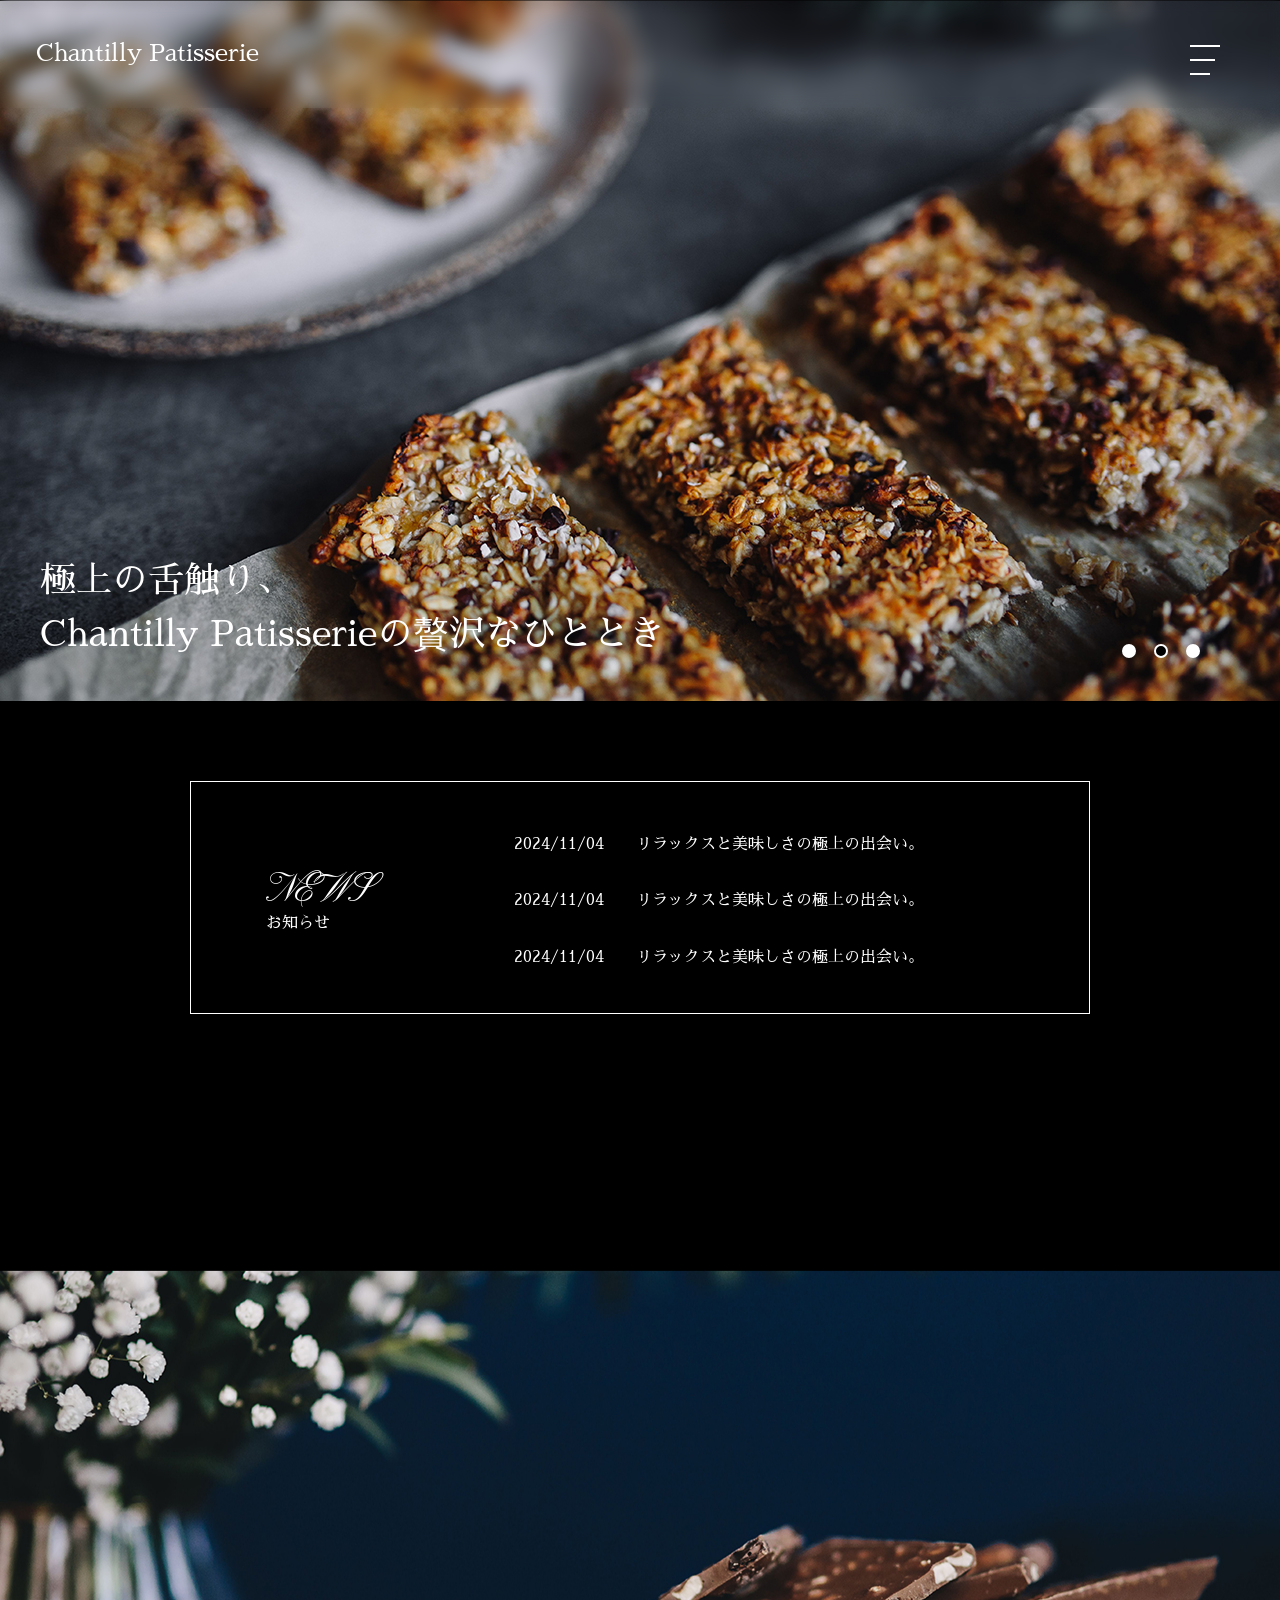
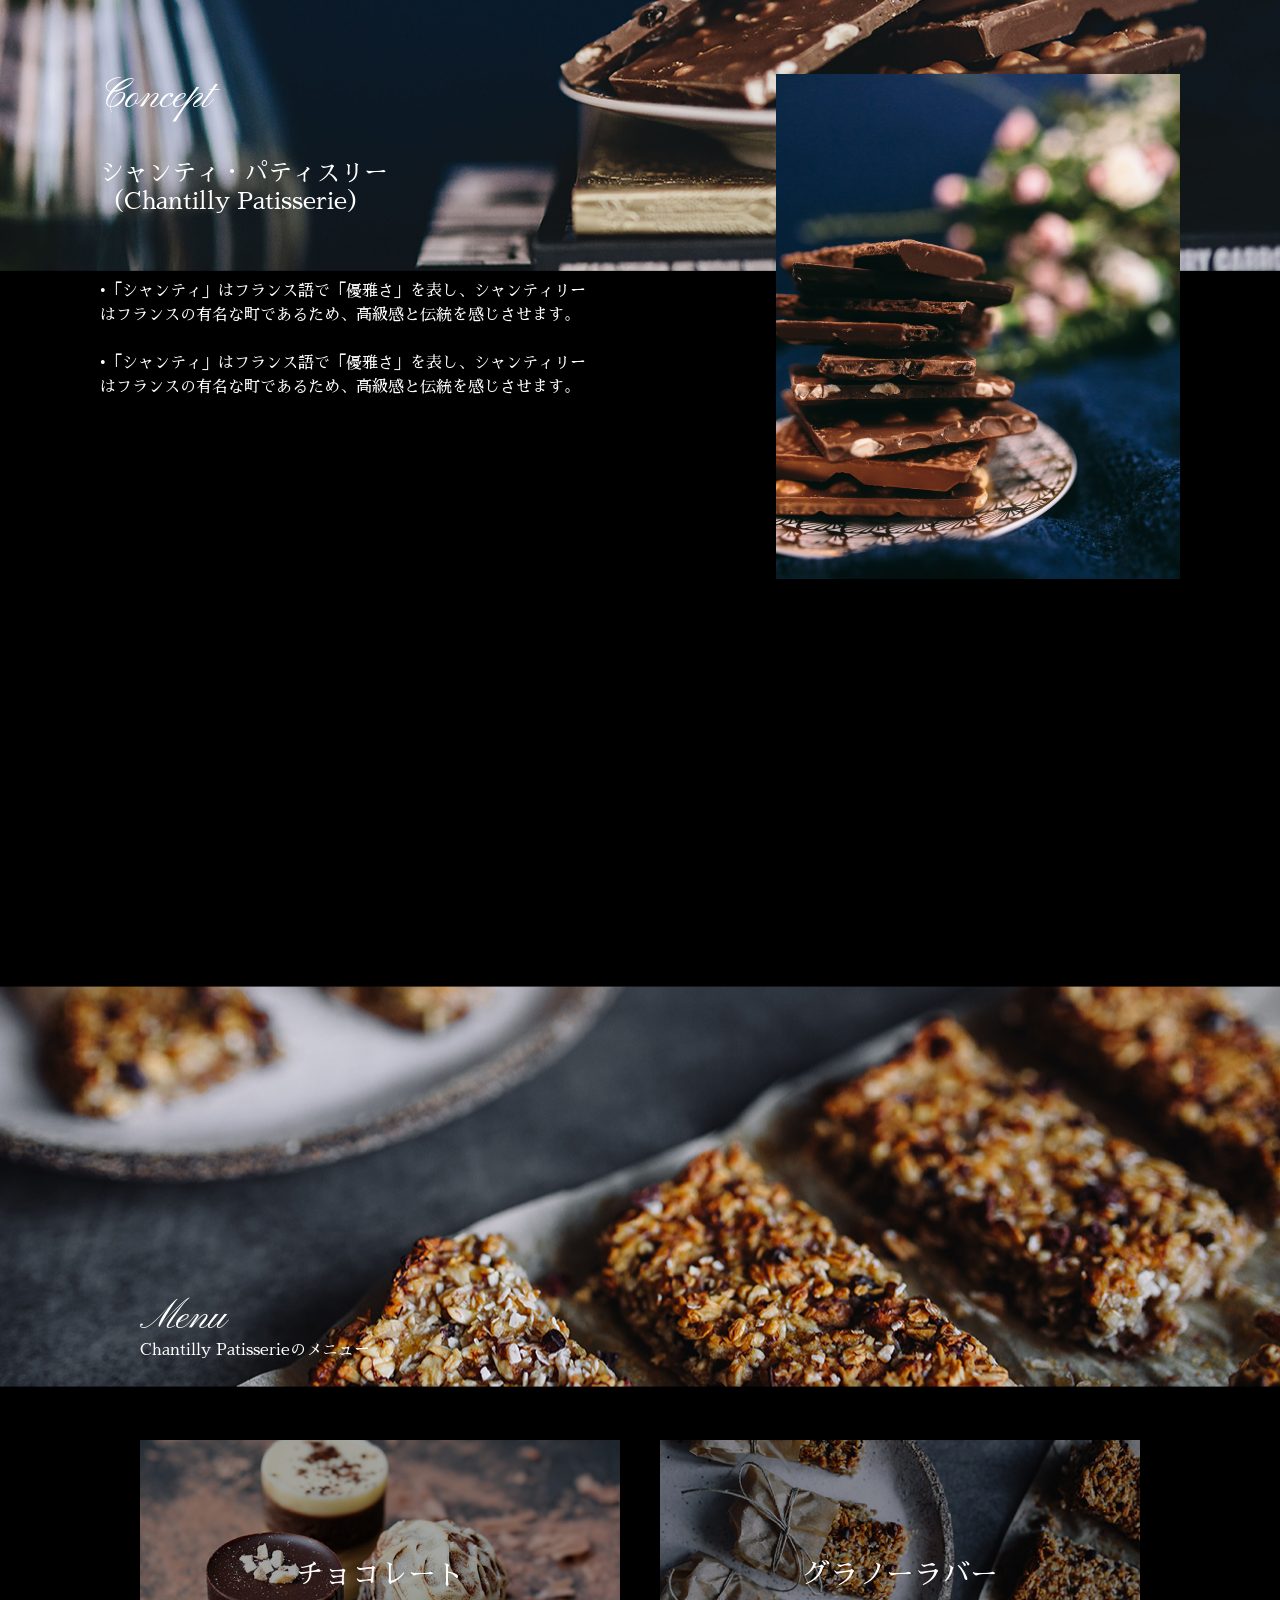
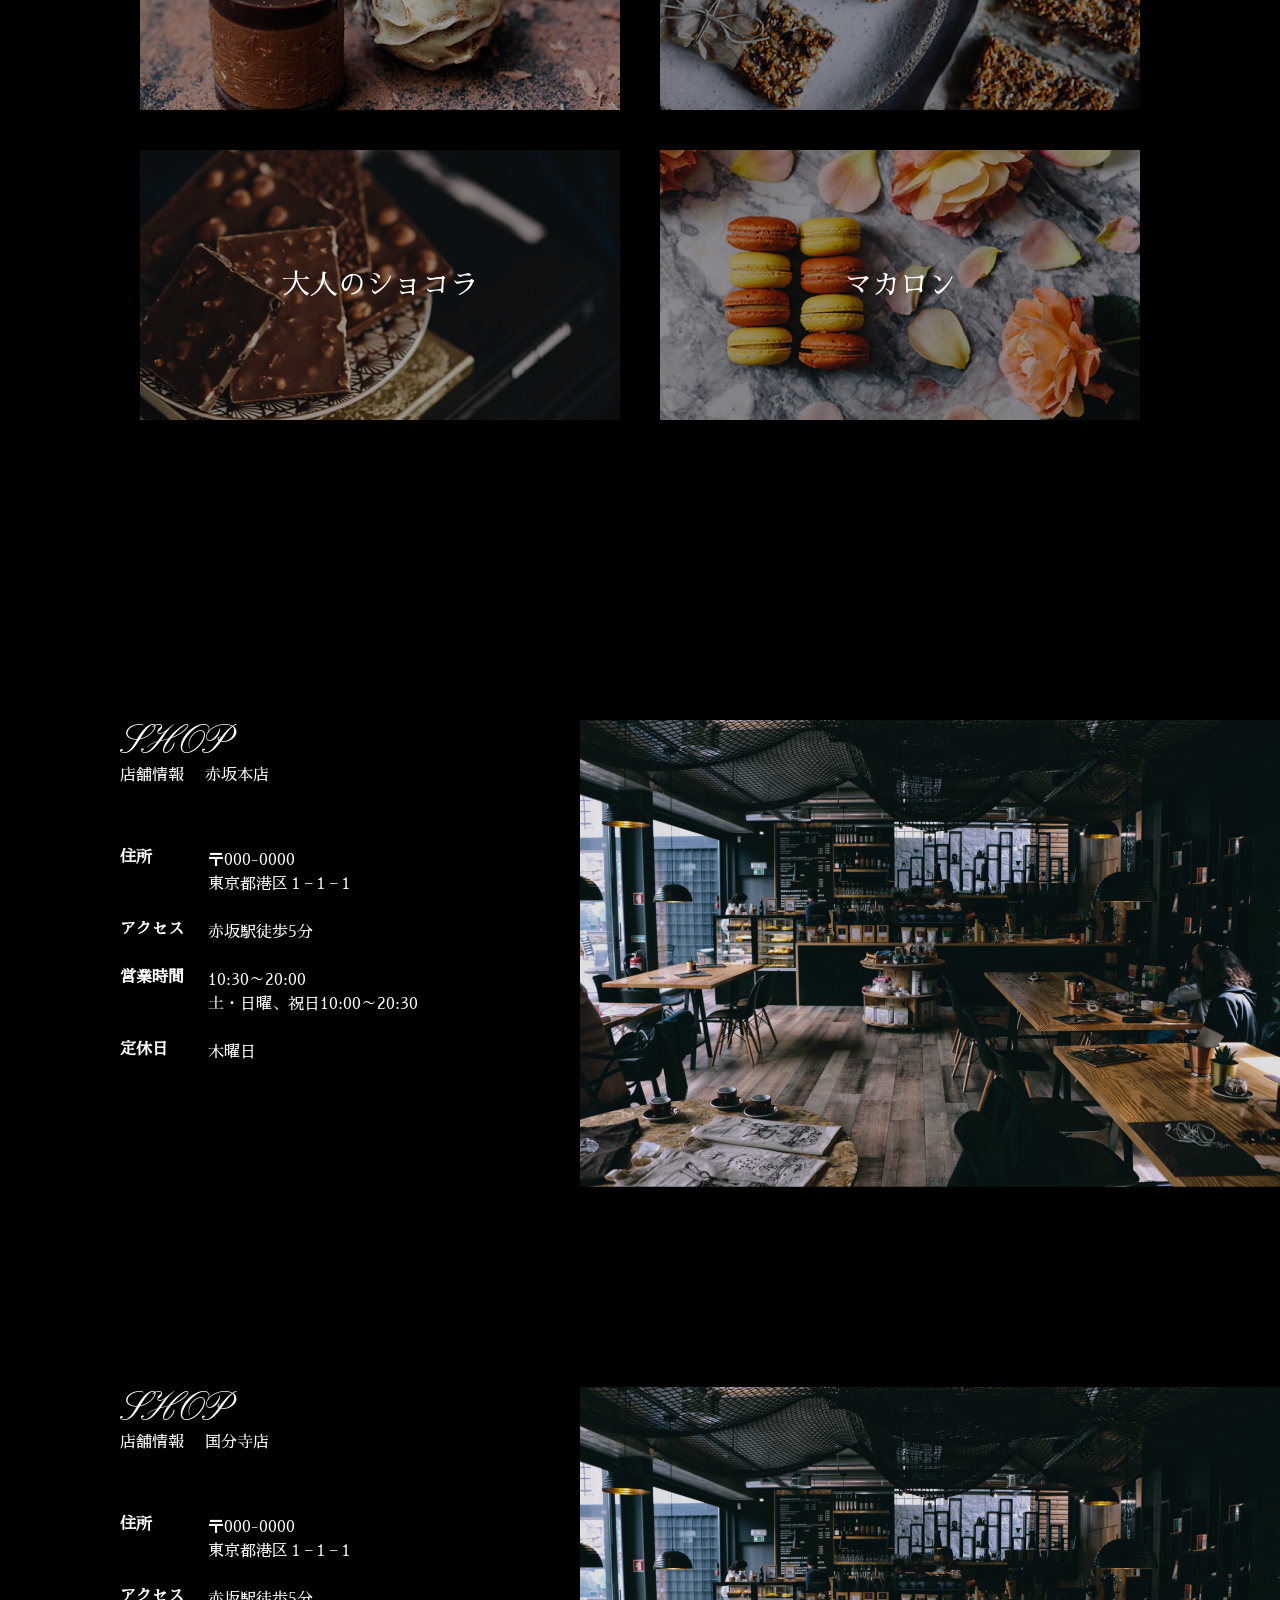
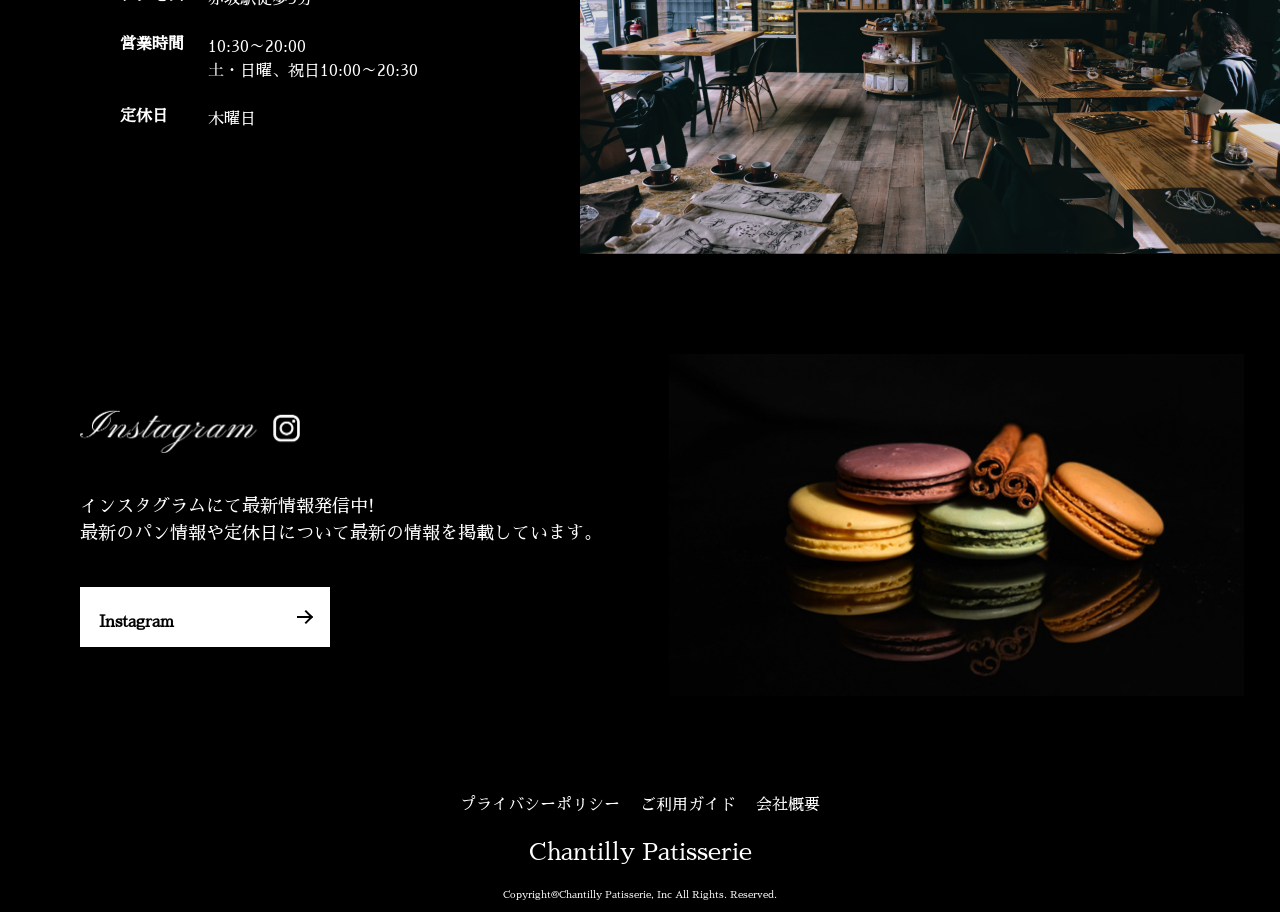
<file: index.html>
<!DOCTYPE html>
<html lang="ja">
  <head>
    <meta charset="UTF-8" />
    <meta name="viewport" content="width=device-width, initial-scale=1.0" />
    <title>仮想スイーツショップ</title>

    <!-- ▼favicon -->
    <!-- <link rel="icon" href=""> -->

    <link rel="preconnect" href="https://fonts.googleapis.com" />
    <link rel="preconnect" href="https://fonts.gstatic.com" crossorigin />
    <link
      href="https://fonts.googleapis.com/css2?family=Noto+Sans+JP:wght@100..900&family=Sawarabi+Mincho&display=swap"
      rel="stylesheet"
    />

    <link rel="preconnect" href="https://fonts.googleapis.com" />
    <link rel="preconnect" href="https://fonts.gstatic.com" crossorigin />
    <link
      href="https://fonts.googleapis.com/css2?family=Noto+Sans+JP:wght@100..900&family=Pinyon+Script&family=Sawarabi+Mincho&display=swap"
      rel="stylesheet"
    />

    <!-- ▼CSS読み込み -->
    <link rel="stylesheet" href="./css/reset.css">
    <link rel="stylesheet" href="./css/slick.css">
    <link rel="stylesheet" href="./css/common.css">
    <link rel="stylesheet" href="./css/style.css">
    <link rel="stylesheet" href="./css/animation.css">

    <!-- ▼script読み込み -->
    <script src="./js/jquery-3.7.1.min.js"></script>
    <script src="./js/slick.min.js"></script>
    <script src="./js/script.js"></script>
  </head>

  <body>
    <!-- ▼header -->
    <header>
      <div class="header">
        <div class="header_inner">
          <div class="logo">
            <a href="./index.html"> Chantilly Patisserie </a>
          </div>

          <div class="hamburger">
            <span class="hamburger__span"></span>
          </div>
          <nav class="header__nav">
            <ul class="header__list">
              <li class="header__item"><a href="index.html">ABOUT</a></li>
              <li class="header__item"><a href="menu1.html">MENU</a></li>
              <li class="header__item"><a href="common.html">ACCESS</a></li>
              <li class="header__item"><a href="common.html">CONTACT</a></li>
            </ul>
          </nav>
        </div>
      </div>
      <!-- ▼mainvisual_slideshow -->
      <div class="slide-wrapper">
        <div class="mainvisual">
          <div class="mainvisual-text">
            <h1>
              極上の舌触り、<br />
              Chantilly Patisserieの贅沢なひととき
            </h1>
          </div>
          <div id="slide" class="slide">
            <picture>
              <source
                srcset="./images/sp/mv-sp01.png"
                media="(max-width: 391px)"
              />
              <img src="./images/main/mv-pc01.png" alt="チョコレートの画像" />
            </picture>
            <picture>
              <source
                srcset="./images/sp/mv-sp02.png"
                media="(max-width: 391px)"
              />
              <img src="./images/main/mv-pc02.png" alt="グラノーラバーの画像" />
            </picture>
            <picture>
              <source
                srcset="./images/sp/mv-sp03.png"
                media="(max-width: 391px)"
              />
              <img src="./images/main/mv-pc03.png" alt="マカロンと花の画像" />
            </picture>
          </div>
        </div>
      </div>
    </header>

    <main>
      <!-- ▼ニュース -->
      <section class="news">
        <div class="news__inner">
          <div class="news__contents">
            <h2 class="heading__h2">NEWS<span>お知らせ</span></h2>
            <ul class="news__list">
              <li class="news__item">
                <a href="index.html">
                  <time datetime="">2024/11/04</time>
                  <p class="news__text">リラックスと美味しさの極上の出会い。</p>
                </a>
              </li>
              <li class="news__item">
                <a href="index.html">
                  <time datetime="">2024/11/04</time>
                  <p class="news__text">リラックスと美味しさの極上の出会い。</p>
                </a>
              </li>
              <li class="news__item">
                <a href="index.html">
                  <time datetime="">2024/11/04</time>
                  <p class="news__text">リラックスと美味しさの極上の出会い。</p>
                </a>
              </li>
            </ul>
          </div>
        </div>
        <div class="sub_img">
          <img
            class="pc-only"
            src="./images/main/kaboompics_chocolate-and-books-4145 2.png"
            alt="花瓶に入った花とチョコレートの画像"
          />
          <img
            class="sp-only"
            src="./images/sp/kaboompics_chocolate-and-books-4145 3.png"
            alt="花瓶に入った花とチョコレートの画像"
          />
        </div>
      </section>
      <!-- ▼コンセプト -->
      <section class="Concept">
        <div class="Concept_inner">
          <div class="Concept_contents">
            <div class="Concept_text">
              <h3 class="heading__h3">Concept</h3>
              <span
                >シャンティ・パティスリー<br />
                （Chantilly Patisserie）</span
              >
              <p>
                &bull;「シャンティ」はフランス語で「優雅さ」を表し、シャンティリーはフランスの有名な町であるため、高級感と伝統を感じさせます。
              </p>
              <p>
                &bull;「シャンティ」はフランス語で「優雅さ」を表し、シャンティリーはフランスの有名な町であるため、高級感と伝統を感じさせます。
              </p>
            </div>
            <div class="Concept_img">
              <img
                src="./images/main/kaboompics_close-up-a-nut-chocolate-bar-4156 1.png"
                alt="チョコレートとぼやけた花の画像"
              />
            </div>
          </div>
        </div>
        <div class="sub_img">
          <img
            class="pc-only"
            src="./images/main/kaboompics_a-healthy-granola-peanut-snack-bar-5071 1.png"
            alt="グラノーラバーの画像"
          />
          <img
            class="sp-only"
            src="./images/sp/kaboompics_a-healthy-granola-peanut-snack-bar-5072 1.png"
            alt="グラノーラバーの画像"
          />
        </div>
      </section>
      <!-- ▼メニュー -->
      <section class="menu">
        <div class="menu_inner">
          <h2 class="heading__h2">
            Menu<span>Chantilly Patisserieのメニュー</span>
          </h2>
          <div class="menu_contents">
            <ul class="menu_list">
              <li class="menu_item">
                <a href="menu1.html?tab=chocolate">
                  <img
                    src="images/main/menu_chocolate.png"
                    alt="チョコレートの画像"
                  />
                  <p class="menu_text">チョコレート</p>
                </a>
              </li>
              <li class="menu_item">
                <a href="menu1.html?tab=granola">
                  <img
                    src="images/main/グラノーラバー.png"
                    alt="グラノーラバーの画像"
                  />
                  <p class="menu_text">グラノーラバー</p>
                </a>
              </li>
              <li class="menu_item">
                <a href="menu1.html?tab=adult-choco">
                  <img
                    src="images/main/大人のショコラ.png"
                    alt="大人のショコラの画像"
                  />
                  <p class="menu_text">大人のショコラ</p>
                </a>
              </li>
              <li class="menu_item">
                <a href="menu1.html?tab=macaron">
                  <img src="images/main/マカロン.png" alt="マカロンの画像" />
                  <p class="menu_text">マカロン</p>
                </a>
              </li>
            </ul>
          </div>
        </div>
      </section>
      <!-- ▼common -->
      <section id="common"></section>
      <script>
        $("#common").load("common.html");
      </script>
    </main>
    <script src="./js/animation.js"></script>
  </body>
</html>
</file>
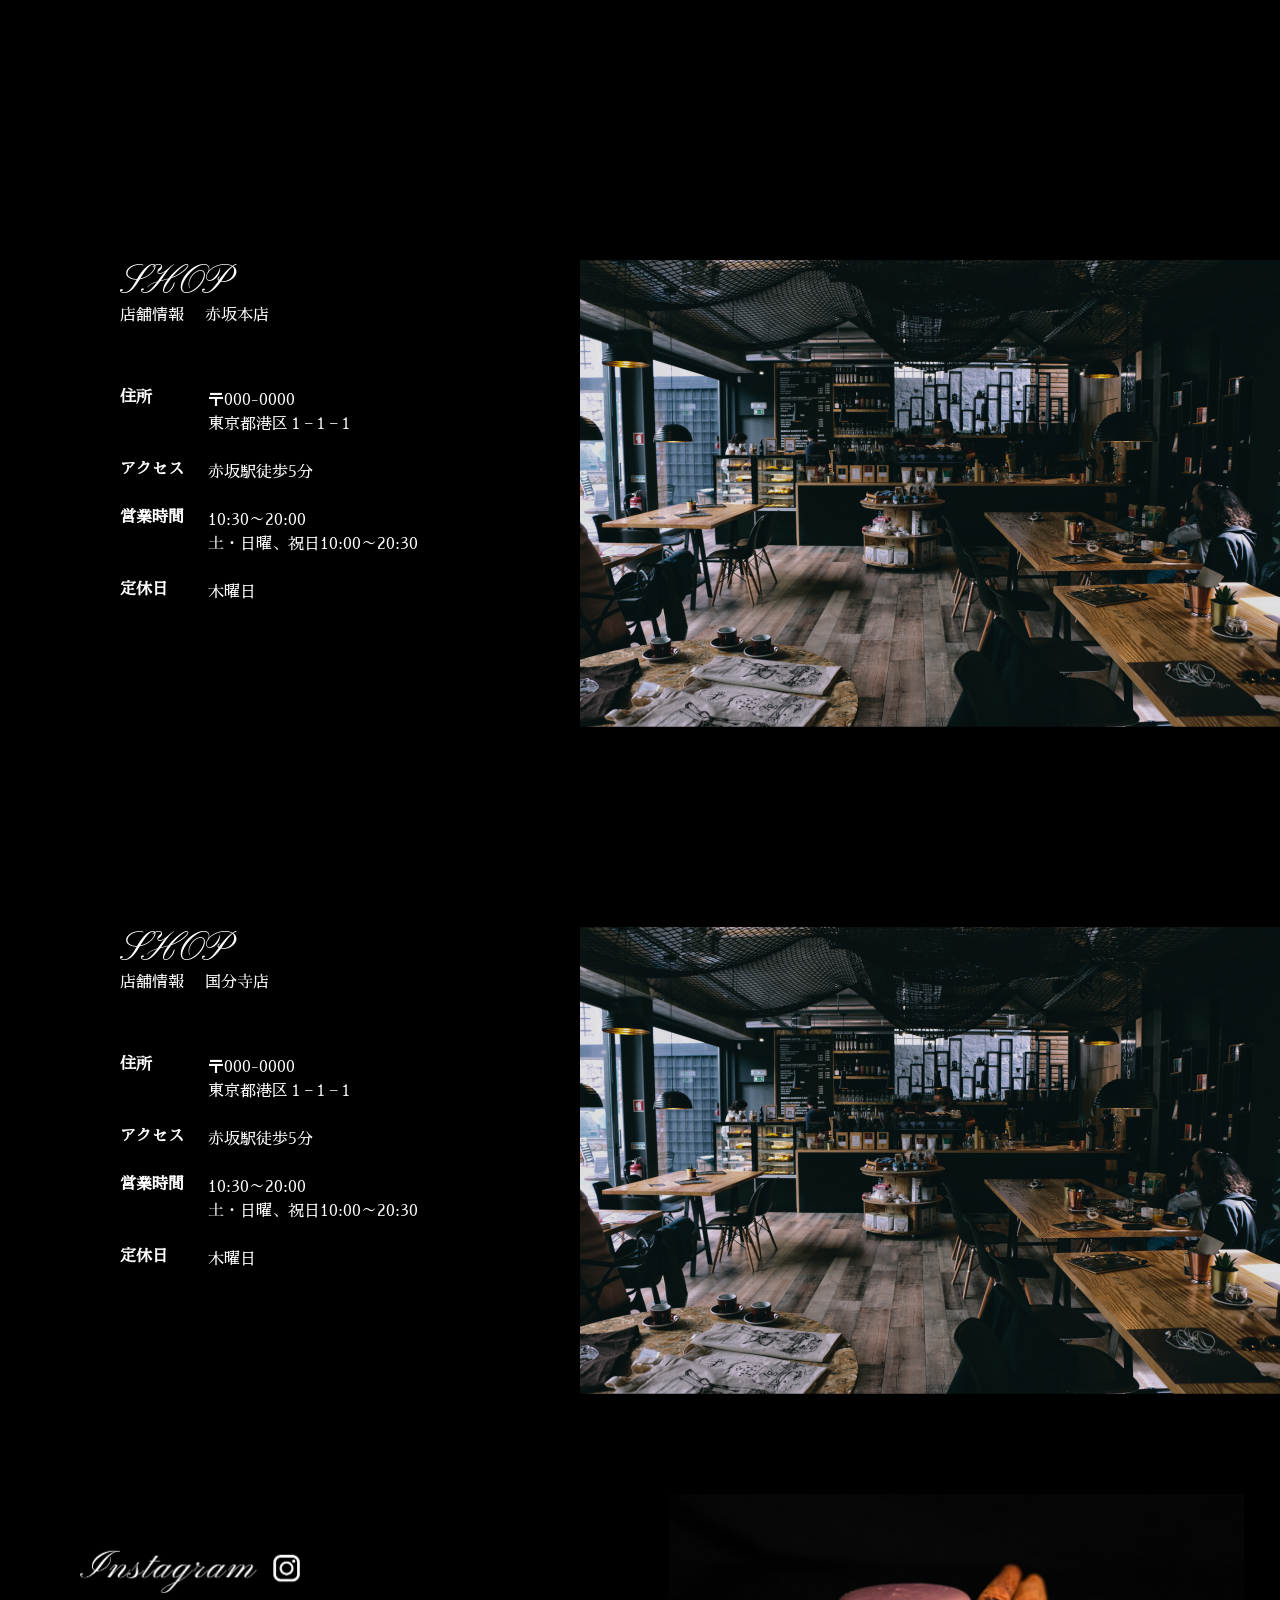
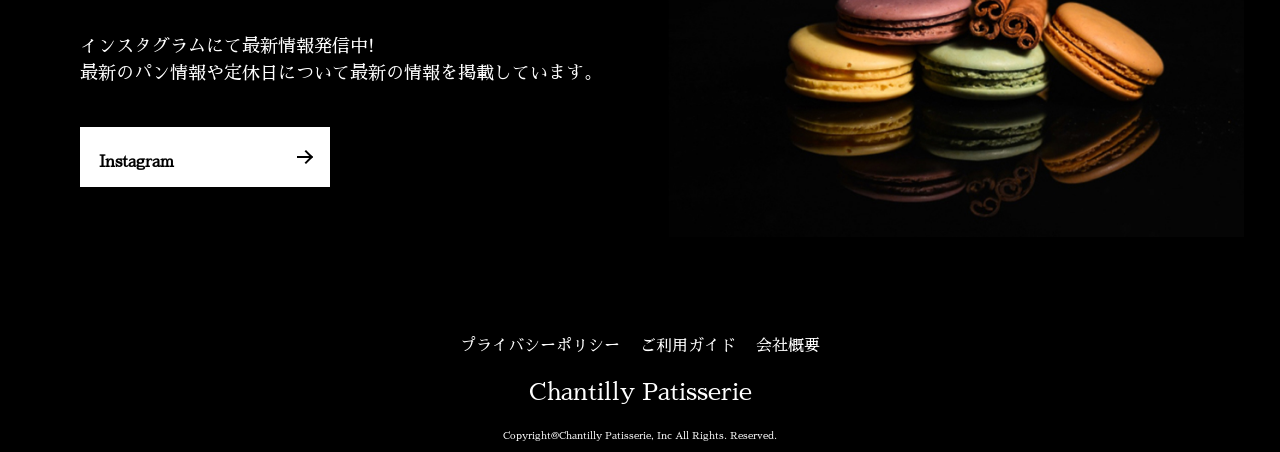
<file: common.html>
<!DOCTYPE html>
<html lang="ja">
  <head>
    <meta charset="UTF-8" />
    <meta name="viewport" content="width=device-width, initial-scale=1.0" />
    <title>仮想スイーツショップ</title>

    <!-- ▼favicon -->
    <!-- <link rel="icon" href=""> -->

    <link rel="preconnect" href="https://fonts.googleapis.com" />
    <link rel="preconnect" href="https://fonts.gstatic.com" crossorigin />
    <link
      href="https://fonts.googleapis.com/css2?family=Noto+Sans+JP:wght@100..900&family=Sawarabi+Mincho&display=swap"
      rel="stylesheet"
    />

    <link rel="preconnect" href="https://fonts.googleapis.com" />
    <link rel="preconnect" href="https://fonts.gstatic.com" crossorigin />
    <link
      href="https://fonts.googleapis.com/css2?family=Noto+Sans+JP:wght@100..900&family=Pinyon+Script&family=Sawarabi+Mincho&display=swap"
      rel="stylesheet"
    />

    <!-- ▼CSS読み込み -->
    <link rel="stylesheet" href="./css/reset.css" />
    <link rel="stylesheet" href="./css/slick.css" />
    <link rel="stylesheet" href="./css/common.css" />
    <link rel="stylesheet" href="./css/style.css" />

    <!-- ▼script読み込み -->
    <script src="./js/jquery-3.7.1.min.js"></script>
    <script src="./js/slick.min.js"></script>
    <script src="./js/script.js"></script>
  </head>
  <body>
    <!-- ▼ショップ案内 -->
    <section id="shop" class="shop">
      <div class="shop_inner">
        <div class="shop_contents">
          <div class="shop_text">
            <h2 class="heading__h2">
              SHOP<span>店舗情報 &emsp;赤坂本店</span>
            </h2>
            <dl class="shop_list">
              <dt class="shop_item-name">住所</dt>
              <dd class="shop_item-info">〒000-0000<br />東京都港区１−１−１</dd>
              <dt class="shop_item-name">アクセス</dt>
              <dd class="shop_item-info">赤坂駅徒歩5分</dd>
              <dt class="shop_item-name">営業時間</dt>
              <dd class="shop_item-info">
                10&colon;30～20&colon;00<br />
                土・日曜、祝日10&colon;00～20&colon;30
              </dd>
              <dt class="shop_item-name">定休日</dt>
              <dd class="shop_item-info">木曜日</dd>
            </dl>
          </div>
          <div class="shop_img">
            <img
              src="images/main/petr-sevcovic-qE1jxYXiwOA-unsplash 1.png"
              alt="カフェ店内の画像"
            />
          </div>
        </div>
        <div class="shop_contents">
          <div class="shop_text">
            <h2 class="heading__h2">
              SHOP<span>店舗情報 &emsp;国分寺店</span>
            </h2>
            <dl class="shop_list">
              <dt class="shop_item-name">住所</dt>
              <dd class="shop_item-info">〒000-0000<br />東京都港区１−１−１</dd>
              <dt class="shop_item-name">アクセス</dt>
              <dd class="shop_item-info">赤坂駅徒歩5分</dd>
              <dt class="shop_item-name">営業時間</dt>
              <dd class="shop_item-info">
                10&colon;30～20&colon;00<br />
                土・日曜、祝日10&colon;00～20&colon;30
              </dd>
              <dt class="shop_item-name">定休日</dt>
              <dd class="shop_item-info">木曜日</dd>
            </dl>
          </div>
          <div class="shop_img">
            <img
              src="images/main/petr-sevcovic-qE1jxYXiwOA-unsplash 1.png"
              alt="カフェ店内の画像"
            />
          </div>
        </div>
      </div>
    </section>
    <!-- ▼インスタ -->
    <section id="sns" class="sns">
      <div class="sns_inner">
        <div class="sns_contents">
          <div class="sns_text">
            <img
              src="./images/main/Group 305.png"
              alt="Instagramの文字とロゴ画像"
            />
            <p>
              インスタグラムにて最新情報発信中!<br />
              最新のパン情報や定休日について最新の情報を掲載しています。
            </p>
            <div class="sns_btn">
              <a href="index.html">Instagram</a>
            </div>
          </div>
          <div class="sns_img">
            <img
              src="./images/main/macarons-4701985_1280 1 1.png"
              alt="マカロンの写真"
            />
          </div>
        </div>
      </div>
    </section>

    <footer id="footer" class="footer">
      <div>
        <div class="footer_contents">
          <ul class="footer_list">
            <li class="footer_item">
              <a href="index.html">プライバシーポリシー</a>
            </li>
            <li class="footer_item">
              <a href="index.html">ご利用ガイド</a>
            </li>
            <li class="footer_item">
              <a href="index.html">会社概要</a>
            </li>
          </ul>
          <div class="logo">
            <a href="./index.html"> Chantilly Patisserie </a>
          </div>
          <p class="copyright">
            Copyright&commat;Chantilly Patisserie&comma; Inc All Rights&period;
            Reserved.
          </p>
        </div>
      </div>
    </footer>
  </body>
</html>
</file>
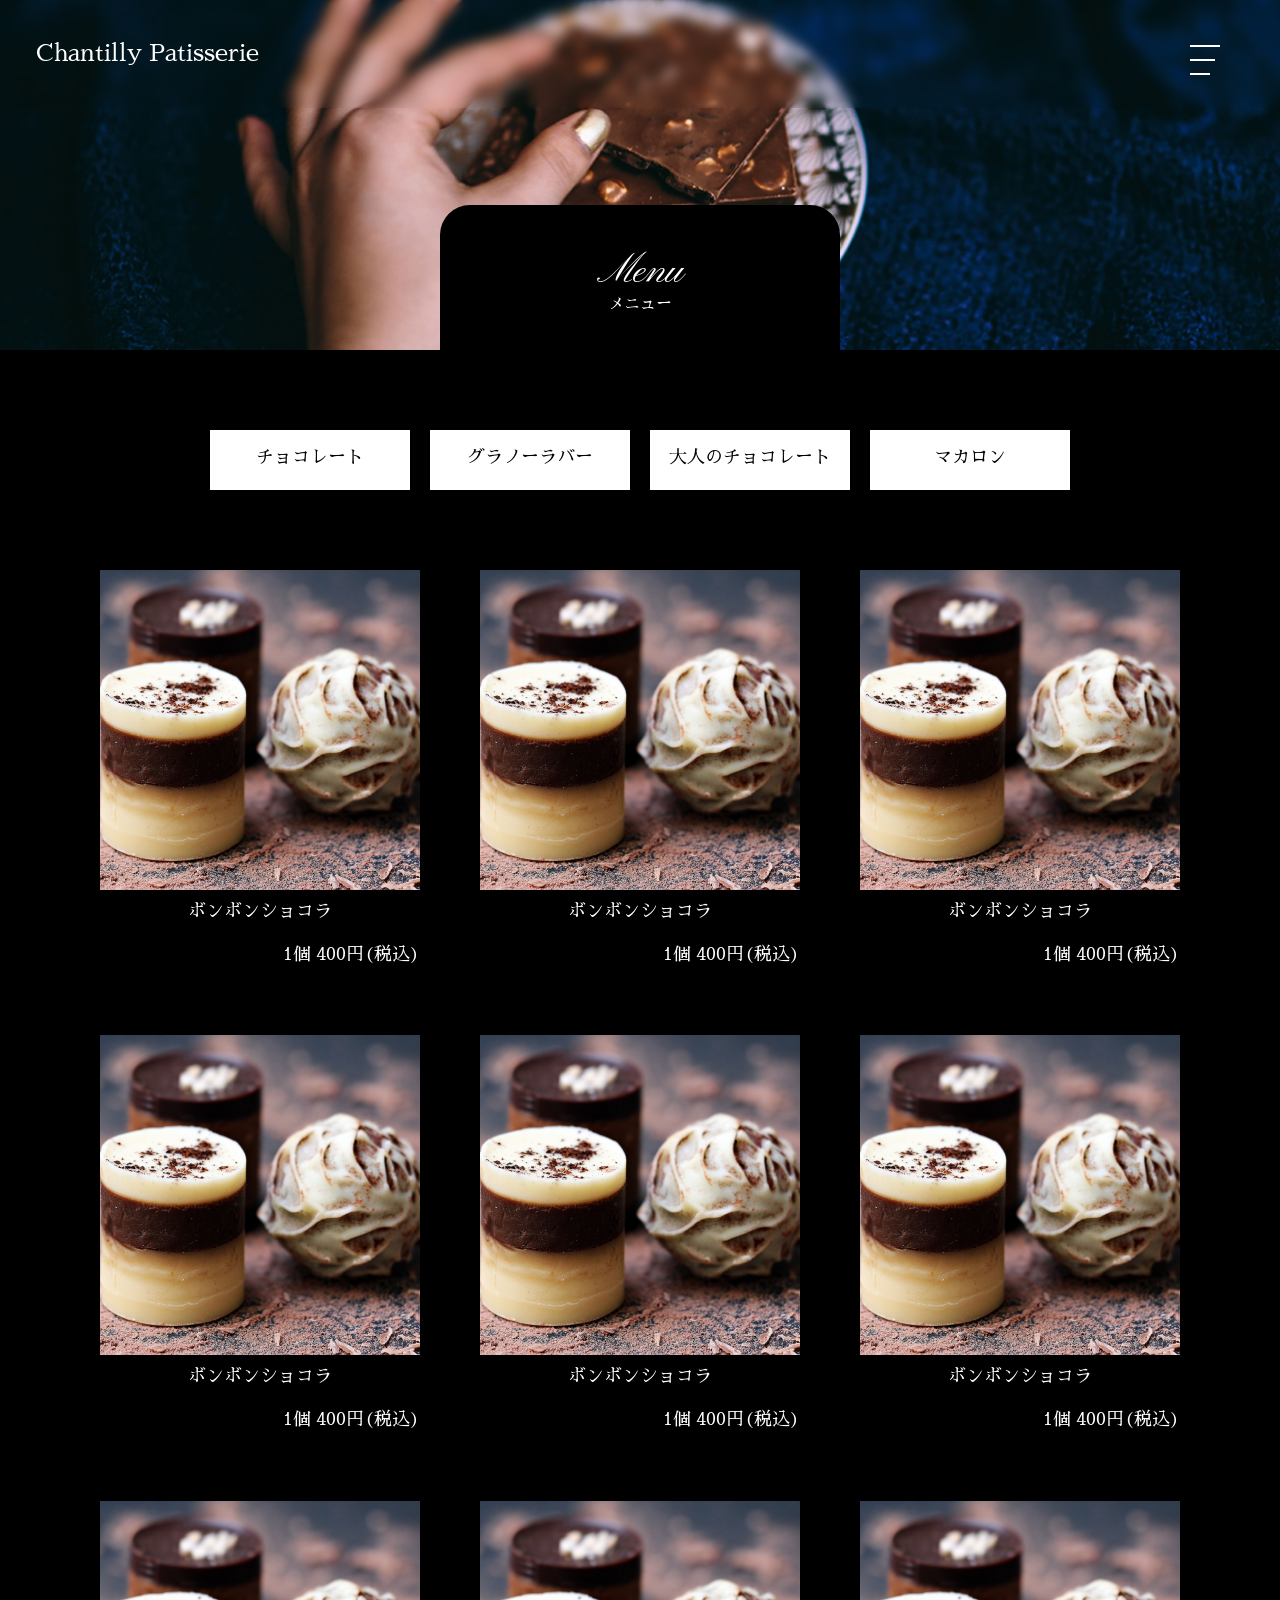
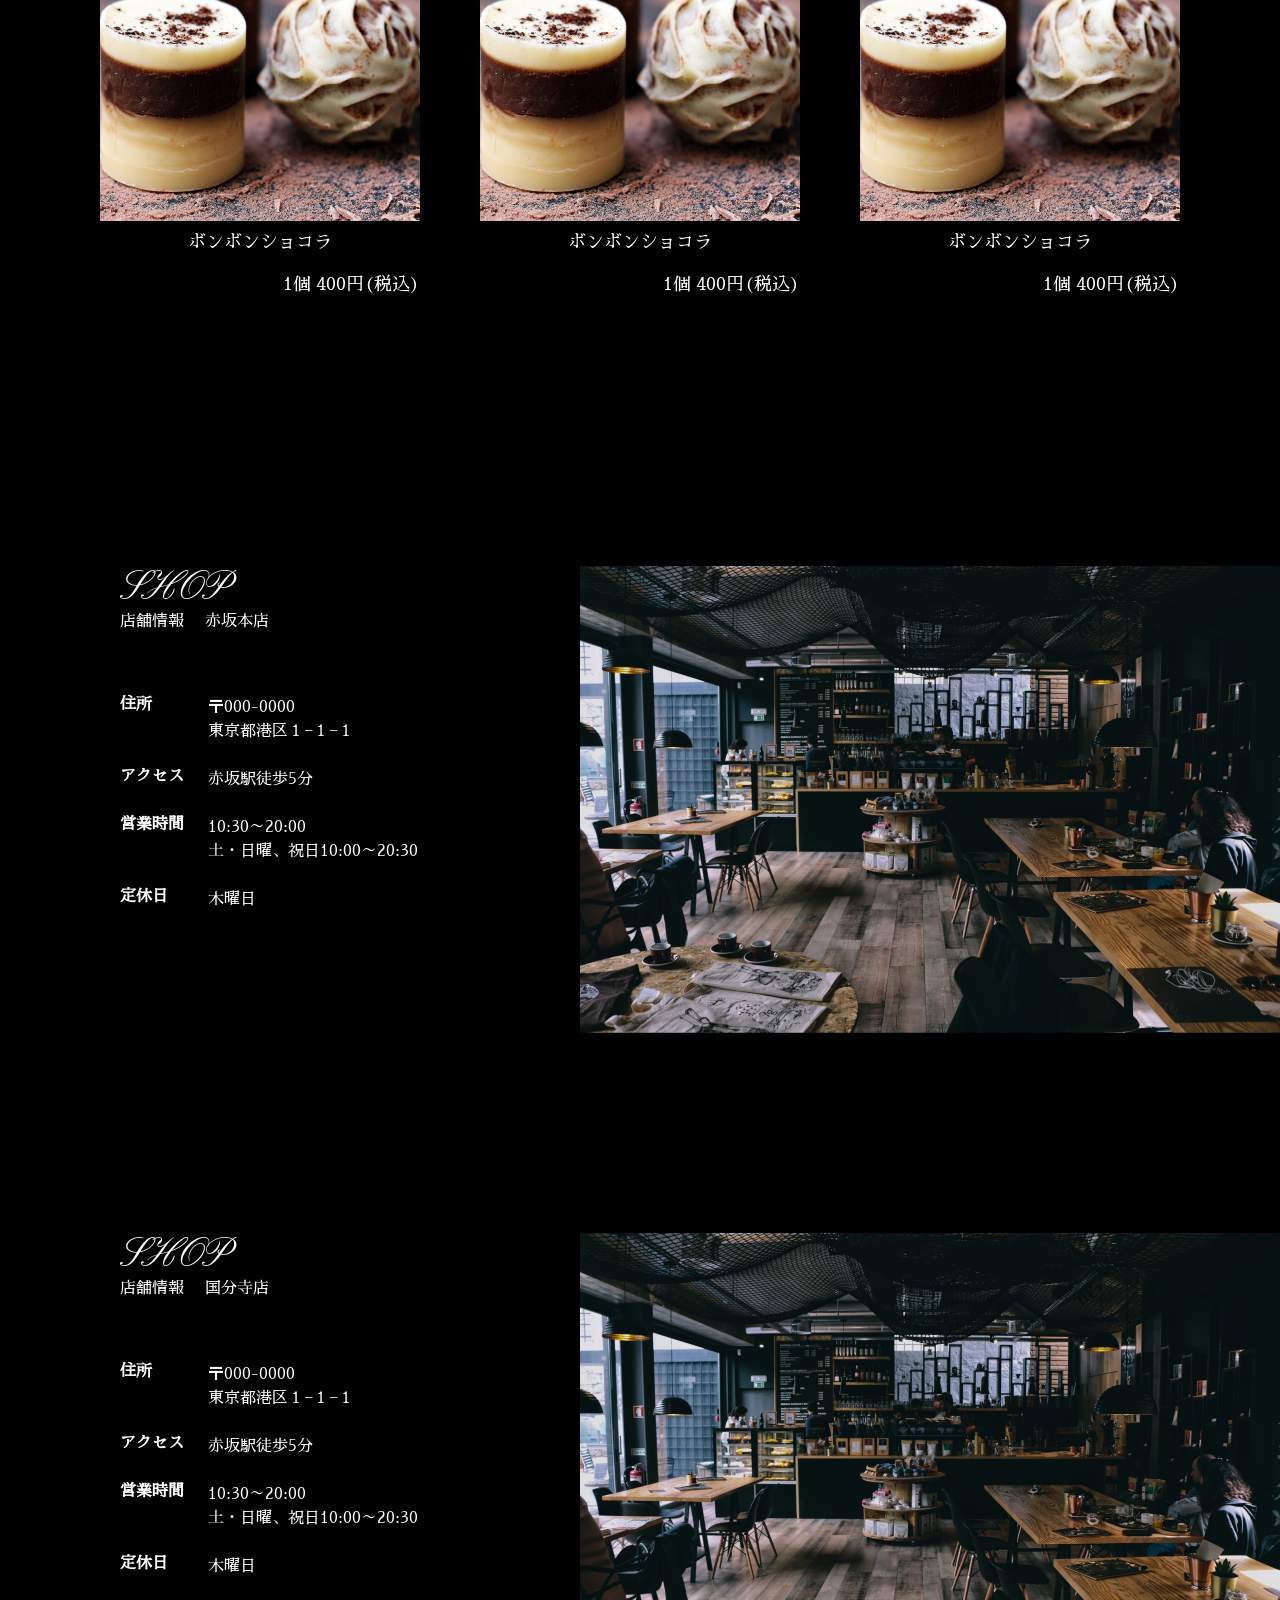
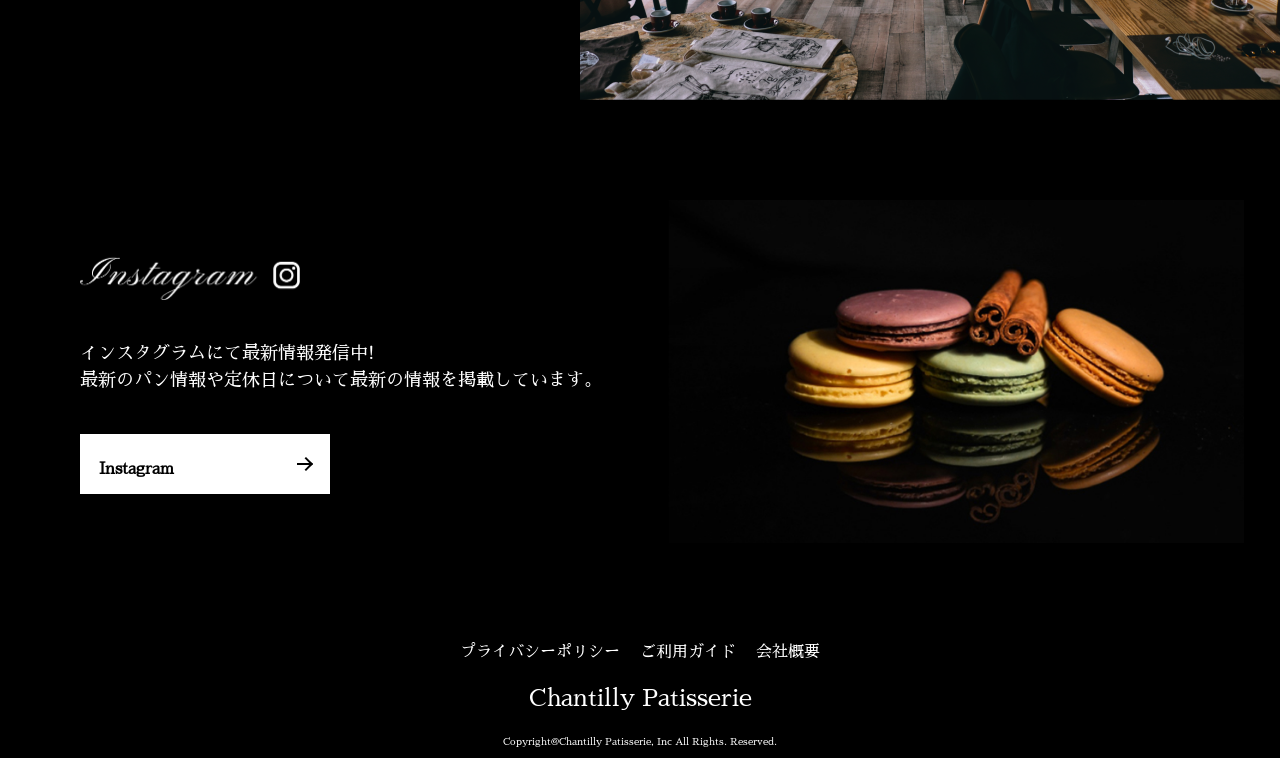
<file: menu1.html>
<!DOCTYPE html>
<html lang="ja">
  <head>
    <meta charset="UTF-8" />
    <meta name="viewport" content="width=device-width, initial-scale=1.0" />
    <title>仮想スイーツショップ</title>

    <!-- ▼favicon -->
    <!-- <link rel="icon" href=""> -->

    <link rel="preconnect" href="https://fonts.googleapis.com" />
    <link rel="preconnect" href="https://fonts.gstatic.com" crossorigin />
    <link
      href="https://fonts.googleapis.com/css2?family=Noto+Sans+JP:wght@100..900&family=Sawarabi+Mincho&display=swap"
      rel="stylesheet"
    />

    <link rel="preconnect" href="https://fonts.googleapis.com" />
    <link rel="preconnect" href="https://fonts.gstatic.com" crossorigin />
    <link
      href="https://fonts.googleapis.com/css2?family=Noto+Sans+JP:wght@100..900&family=Pinyon+Script&family=Sawarabi+Mincho&display=swap"
      rel="stylesheet"
    />

    <!-- ▼CSS読み込み -->
    <link rel="stylesheet" href="./css/reset.css" />
    <link rel="stylesheet" href="./css/slick.css" />
    <link rel="stylesheet" href="./css/common.css" />
    <link rel="stylesheet" href="./css/style.css" />
    <link rel="stylesheet" href="./css/menu1.css" />
    <link rel="stylesheet" href="./css/animation.css">

    <!-- ▼script読み込み -->
    <script src="./js/jquery-3.7.1.min.js"></script>
    <script src="./js/slick.min.js"></script>
    <script src="./js/script.js"></script>
  </head>

  <body>
    <!-- ▼header -->
    <header>
      <div class="header">
        <div class="header_inner">
          <div class="logo">
            <a href="./index.html"> Chantilly Patisserie </a>
          </div>

          <div class="hamburger">
            <span class="hamburger__span"></span>
          </div>
          <nav class="header__nav">
            <ul class="header__list">
              <li class="header__item"><a href="index.html">ABOUT</a></li>
              <li class="header__item"><a href="index.html">MENU</a></li>
              <li class="header__item"><a href="index.html">ACCESS</a></li>
              <li class="header__item"><a href="index.html">CONTACT</a></li>
            </ul>
          </nav>
        </div>
      </div>
      <!-- ▼mainvisual -->
      <div class="mainvisual">
        <div class="mainvisual-inner">
          <div class="mainvisual-img">
            <img
              class="pc-only"
              src="./images/main/mv-pc01.png"
              alt="チョコレートの画像"
            />
            <img
              class="sp-only"
              src="./images/sp/kaboompics_close-up-a-nut-chocolate-bar-4157 1.png"
              alt="チョコレートの画像"
            />
          </div>
          <div class="main_heading">
            <h2 class="heading__h2">Menu<span>メニュー</span></h2>
          </div>
        </div>
      </div>
    </header>

    <main>
      <div class="menu_nav">
        <nav class="menu__nav">
          <ul class="menu__list">
            <li class="menu__item active" data-tab="chocolate">チョコレート</li>
            <li class="menu__item" data-tab="granola">グラノーラバー</li>
            <li class="menu__item" data-tab="adult-choco">
              大人のチョコレート
            </li>
            <li class="menu__item" data-tab="macaron">マカロン</li>
          </ul>
        </nav>
      </div>
      <section class="menu1">
        <div class="menu1_inner">
          <div class="menu1_contents">
            <div id="chocolate" class="panel active">
              <ul class="menu1_list">
                <li class="menu1_item">
                  <a href="menu_detail.html">
                    <img
                      src="./images/menu/chocolates-1737462_1280 1.png"
                      alt="チョコレートの画像"
                    />
                    <p class="menu1_heading">ボンボンショコラ</p>
                    <p>1個 400円(税込)</p>
                  </a>
                </li>
                <li class="menu1_item">
                  <a href="menu_detail.html">
                    <img
                      src="./images/menu/chocolates-1737462_1280 1.png"
                      alt="チョコレートの画像"
                    />
                    <p class="menu1_heading">ボンボンショコラ</p>
                    <p>1個 400円(税込)</p>
                  </a>
                </li>
                <li class="menu1_item">
                  <a href="menu_detail.html">
                    <img
                      src="./images/menu/chocolates-1737462_1280 1.png"
                      alt="チョコレートの画像"
                    />
                    <p class="menu1_heading">ボンボンショコラ</p>
                    <p>1個 400円(税込)</p>
                  </a>
                </li>
                <li class="menu1_item">
                  <a href="menu_detail.html">
                    <img
                      src="./images/menu/chocolates-1737462_1280 1.png"
                      alt="チョコレートの画像"
                    />
                    <p class="menu1_heading">ボンボンショコラ</p>
                    <p>1個 400円(税込)</p>
                  </a>
                </li>
                <li class="menu1_item">
                  <a href="menu_detail.html">
                    <img
                      src="./images/menu/chocolates-1737462_1280 1.png"
                      alt="チョコレートの画像"
                    />
                    <p class="menu1_heading">ボンボンショコラ</p>
                    <p>1個 400円(税込)</p>
                  </a>
                </li>
                <li class="menu1_item">
                  <a href="menu_detail.html">
                    <img
                      src="./images/menu/chocolates-1737462_1280 1.png"
                      alt="チョコレートの画像"
                    />
                    <p class="menu1_heading">ボンボンショコラ</p>
                    <p>1個 400円(税込)</p>
                  </a>
                </li>
                <li class="menu1_item">
                  <a href="index.html">
                    <img
                      src="./images/menu/chocolates-1737462_1280 1.png"
                      alt="チョコレートの画像"
                    />
                    <p class="menu1_heading">ボンボンショコラ</p>
                    <p>1個 400円(税込)</p>
                  </a>
                </li>
                <li class="menu1_item">
                  <a href="menu_detail.html">
                    <img
                      src="./images/menu/chocolates-1737462_1280 1.png"
                      alt="チョコレートの画像"
                    />
                    <p class="menu1_heading">ボンボンショコラ</p>
                    <p>1個 400円(税込)</p>
                  </a>
                </li>
                <li class="menu1_item">
                  <a href="menu_detail.html">
                    <img
                      src="./images/menu/chocolates-1737462_1280 1.png"
                      alt="チョコレートの画像"
                    />
                    <p class="menu1_heading">ボンボンショコラ</p>
                    <p>1個 400円(税込)</p>
                  </a>
                </li>
              </ul>
            </div>
            <div id="granola" class="panel">
              <ul class="menu1_list">
                <li class="menu1_item">
                  <a href="menu_detail1.html">
                    <img
                      src="./images/menu/ダミー画像.jpeg"
                      alt="灰色のダミー画像"
                    />
                    <p class="menu1_heading">テキストテキストテキスト</p>
                    <p>1個 100円(税込)</p>
                  </a>
                </li>
                <li class="menu1_item">
                  <a href="menu_detail1.html">
                    <img
                      src="./images/menu/ダミー画像.jpeg"
                      alt="灰色のダミー画像"
                    />
                    <p class="menu1_heading">テキストテキストテキスト</p>
                    <p>1個 100円(税込)</p>
                  </a>
                </li>
                <li class="menu1_item">
                  <a href="menu_detail1.html">
                    <img
                      src="./images/menu/ダミー画像.jpeg"
                      alt="灰色のダミー画像"
                    />
                    <p class="menu1_heading">テキストテキストテキスト</p>
                    <p>1個 100円(税込)</p>
                  </a>
                </li>
                <li class="menu1_item">
                  <a href="menu_detail1.html">
                    <img
                      src="./images/menu/ダミー画像.jpeg"
                      alt="灰色のダミー画像"
                    />
                    <p class="menu1_heading">テキストテキストテキスト</p>
                    <p>1個 100円(税込)</p>
                  </a>
                </li>
                <li class="menu1_item">
                  <a href="menu_detail1.html">
                    <img
                      src="./images/menu/ダミー画像.jpeg"
                      alt="灰色のダミー画像"
                    />
                    <p class="menu1_heading">テキストテキストテキスト</p>
                    <p>1個 100円(税込)</p>
                  </a>
                </li>
                <li class="menu1_item">
                  <a href="menu_detail1.html">
                    <img
                      src="./images/menu/ダミー画像.jpeg"
                      alt="灰色のダミー画像"
                    />
                    <p class="menu1_heading">テキストテキストテキスト</p>
                    <p>1個 100円(税込)</p>
                  </a>
                </li>
                <li class="menu1_item">
                  <a href="menu_detail1.html">
                    <img
                      src="./images/menu/ダミー画像.jpeg"
                      alt="灰色のダミー画像"
                    />
                    <p class="menu1_heading">テキストテキストテキスト</p>
                    <p>1個 100円(税込)</p>
                  </a>
                </li>
                <li class="menu1_item">
                  <a href="menu_detail1.html">
                    <img
                      src="./images/menu/ダミー画像.jpeg"
                      alt="灰色のダミー画像"
                    />
                    <p class="menu1_heading">テキストテキストテキスト</p>
                    <p>1個 100円(税込)</p>
                  </a>
                </li>
                <li class="menu1_item">
                  <a href="menu_detail1.html">
                    <img
                      src="./images/menu/ダミー画像.jpeg"
                      alt="灰色のダミー画像"
                    />
                    <p class="menu1_heading">テキストテキストテキスト</p>
                    <p>1個 100円(税込)</p>
                  </a>
                </li>
              </ul>
            </div>
            <div id="adult-choco" class="panel">
              <ul class="menu1_list">
                <li class="menu1_item">
                  <a href="menu_detail2.html">
                    <img
                      src="./images/menu/ダミー画像‗blue.jpeg"
                      alt="ブルーのダミー画像"
                    />
                    <p class="menu1_heading">テキストテキストテキスト</p>
                    <p>1個 200円(税込)</p>
                  </a>
                </li>
                <li class="menu1_item">
                  <a href="menu_detail2.html">
                    <img
                      src="./images/menu/ダミー画像‗blue.jpeg"
                      alt="ブルーのダミー画像"
                    />
                    <p class="menu1_heading">テキストテキストテキスト</p>
                    <p>1個 200円(税込)</p>
                  </a>
                </li>
                <li class="menu1_item">
                  <a href="menu_detail2.html">
                    <img
                      src="./images/menu/ダミー画像‗blue.jpeg"
                      alt="ブルーのダミー画像"
                    />
                    <p class="menu1_heading">テキストテキストテキスト</p>
                    <p>1個 200円(税込)</p>
                  </a>
                </li>
                <li class="menu1_item">
                  <a href="menu_detail2.html">
                    <img
                      src="./images/menu/ダミー画像‗blue.jpeg"
                      alt="ブルーのダミー画像"
                    />
                    <p class="menu1_heading">テキストテキストテキスト</p>
                    <p>1個 200円(税込)</p>
                  </a>
                </li>
                <li class="menu1_item">
                  <a href="menu_detail2.html">
                    <img
                      src="./images/menu/ダミー画像‗blue.jpeg"
                      alt="ブルーのダミー画像"
                    />
                    <p class="menu1_heading">テキストテキストテキスト</p>
                    <p>1個 200円(税込)</p>
                  </a>
                </li>
                <li class="menu1_item">
                  <a href="menu_detail2.html">
                    <img
                      src="./images/menu/ダミー画像‗blue.jpeg"
                      alt="ブルーのダミー画像"
                    />
                    <p class="menu1_heading">テキストテキストテキスト</p>
                    <p>1個 200円(税込)</p>
                  </a>
                </li>
                <li class="menu1_item">
                  <a href="menu_detail2.html">
                    <img
                      src="./images/menu/ダミー画像‗blue.jpeg"
                      alt="ブルーのダミー画像"
                    />
                    <p class="menu1_heading">テキストテキストテキスト</p>
                    <p>1個 200円(税込)</p>
                  </a>
                </li>
                <li class="menu1_item">
                  <a href="menu_detail2.html">
                    <img
                      src="./images/menu/ダミー画像‗blue.jpeg"
                      alt="ブルーのダミー画像"
                    />
                    <p class="menu1_heading">テキストテキストテキスト</p>
                    <p>1個 200円(税込)</p>
                  </a>
                </li>
                <li class="menu1_item">
                  <a href="menu_detail2.html">
                    <img
                      src="./images/menu/ダミー画像‗blue.jpeg"
                      alt="ブルーのダミー画像"
                    />
                    <p class="menu1_heading">テキストテキストテキスト</p>
                    <p>1個 200円(税込)</p>
                  </a>
                </li>
              </ul>
            </div>
            <div id="macaron" class="panel">
              <ul class="menu1_list">
                <li class="menu1_item">
                  <a href="menu_detail3.html">
                    <img
                      src="./images/menu/ダミー画像‗オレンジ.jpeg"
                      alt="オレンジのダミー画像"
                    />
                    <p class="menu1_heading">テキストテキストテキスト</p>
                    <p>1個 300円(税込)</p>
                  </a>
                </li>
                <li class="menu1_item">
                  <a href="menu_detail3.html">
                    <img
                      src="./images/menu/ダミー画像‗オレンジ.jpeg"
                      alt="オレンジのダミー画像"
                    />
                    <p class="menu1_heading">テキストテキストテキスト</p>
                    <p>1個 300円(税込)</p>
                  </a>
                </li>
                <li class="menu1_item">
                  <a href="menu_detail3.html">
                    <img
                      src="./images/menu/ダミー画像‗オレンジ.jpeg"
                      alt="オレンジのダミー画像"
                    />
                    <p class="menu1_heading">テキストテキストテキスト</p>
                    <p>1個 300円(税込)</p>
                  </a>
                </li>
                <li class="menu1_item">
                  <a href="menu_detail3.html">
                    <img
                      src="./images/menu/ダミー画像‗オレンジ.jpeg"
                      alt="オレンジのダミー画像"
                    />
                    <p class="menu1_heading">テキストテキストテキスト</p>
                    <p>1個 300円(税込)</p>
                  </a>
                </li>
                <li class="menu1_item">
                  <a href="menu_detail3.html">
                    <img
                      src="./images/menu/ダミー画像‗オレンジ.jpeg"
                      alt="オレンジのダミー画像"
                    />
                    <p class="menu1_heading">テキストテキストテキスト</p>
                    <p>1個 300円(税込)</p>
                  </a>
                </li>
                <li class="menu1_item">
                  <a href="menu_detail3.html">
                    <img
                      src="./images/menu/ダミー画像‗オレンジ.jpeg"
                      alt="オレンジのダミー画像"
                    />
                    <p class="menu1_heading">テキストテキストテキスト</p>
                    <p>1個 300円(税込)</p>
                  </a>
                </li>
                <li class="menu1_item">
                  <a href="menu_detail3.html">
                    <img
                      src="./images/menu/ダミー画像‗オレンジ.jpeg"
                      alt="オレンジのダミー画像"
                    />
                    <p class="menu1_heading">テキストテキストテキスト</p>
                    <p>1個 300円(税込)</p>
                  </a>
                </li>
                <li class="menu1_item">
                  <a href="menu_detail3.html">
                    <img
                      src="./images/menu/ダミー画像‗オレンジ.jpeg"
                      alt="オレンジのダミー画像"
                    />
                    <p class="menu1_heading">テキストテキストテキスト</p>
                    <p>1個 300円(税込)</p>
                  </a>
                </li>
                <li class="menu1_item">
                  <a href="menu_detail3.html">
                    <img
                      src="./images/menu/ダミー画像‗オレンジ.jpeg"
                      alt="オレンジのダミー画像"
                    />
                    <p class="menu1_heading">テキストテキストテキスト</p>
                    <p>1個 300円(税込)</p>
                  </a>
                </li>
              </ul>
            </div>
          </div>
        </div>
      </section>

      <!-- ▼common -->
      <section id="common"></section>
      <script>
        $("#common").load("common.html");
      </script>
    </main>
    <script src="./js/animation.js"></script>
  </body>
</html>
</file>
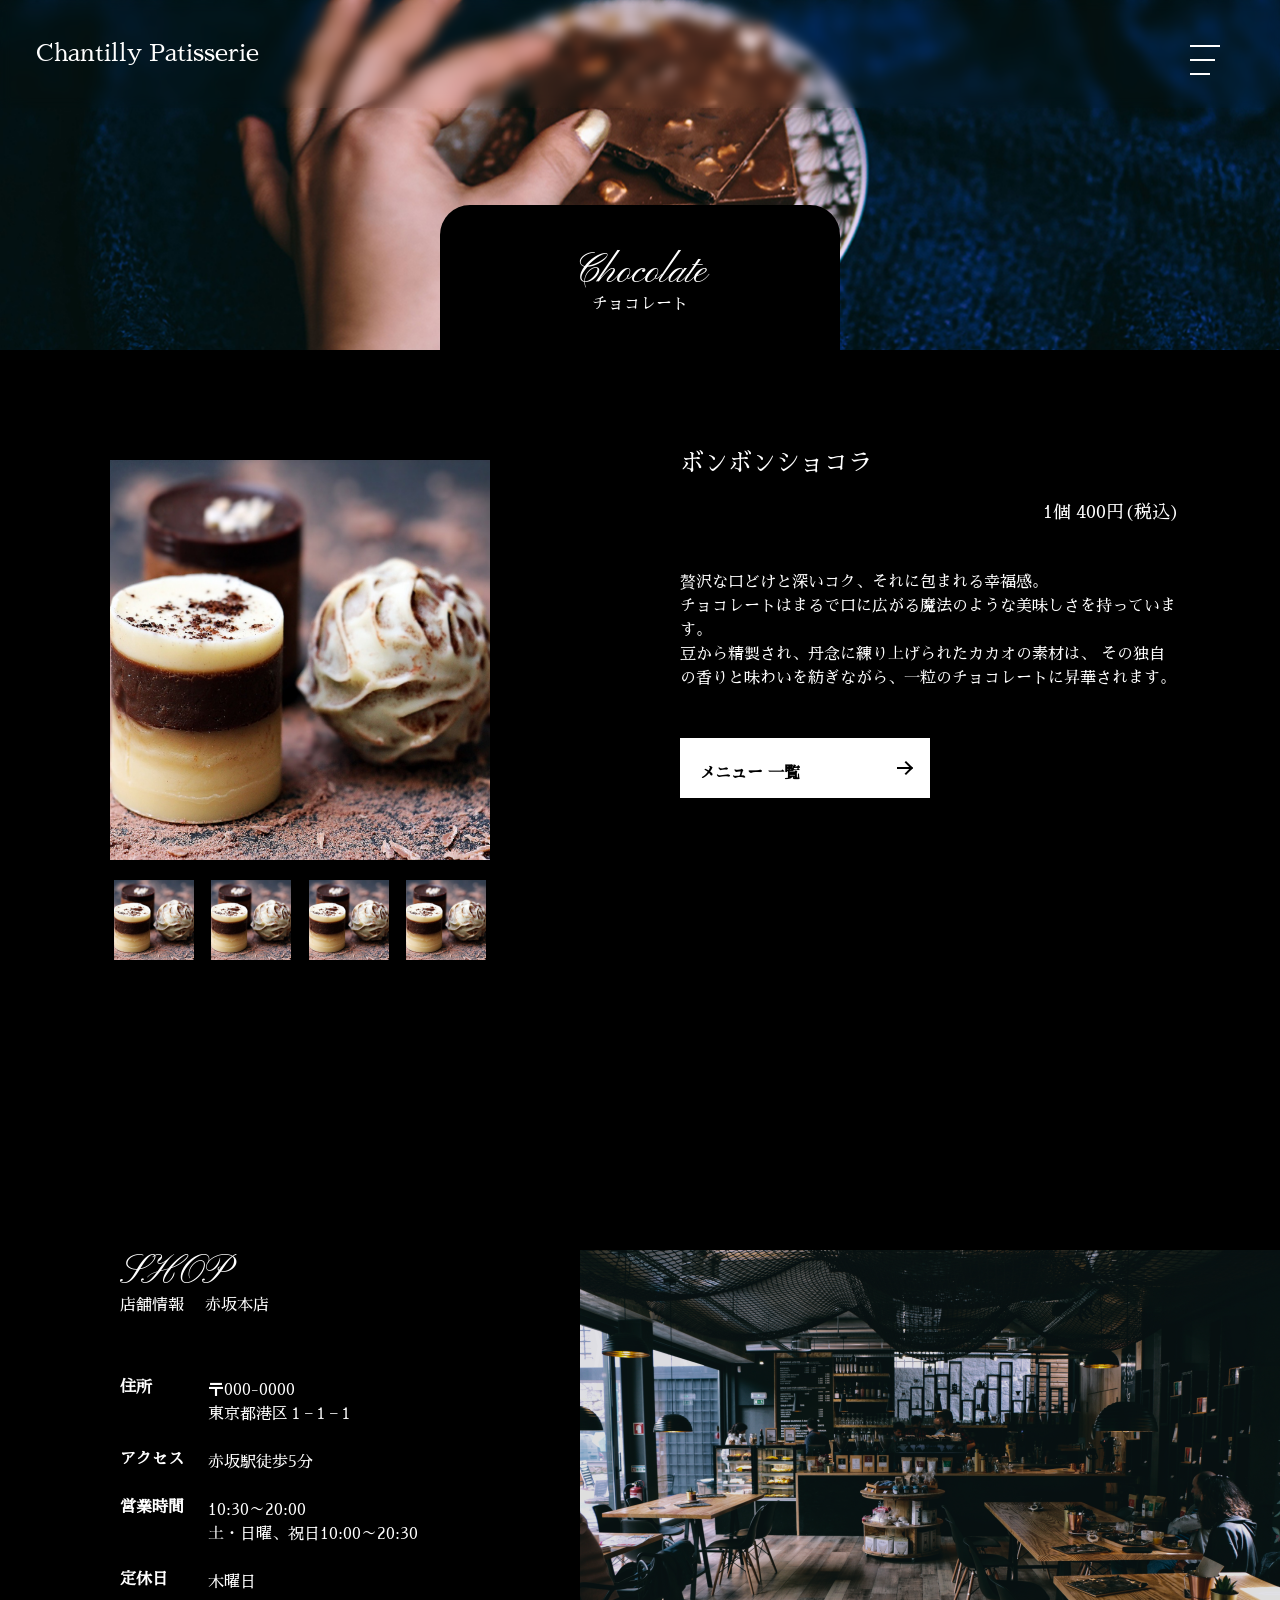
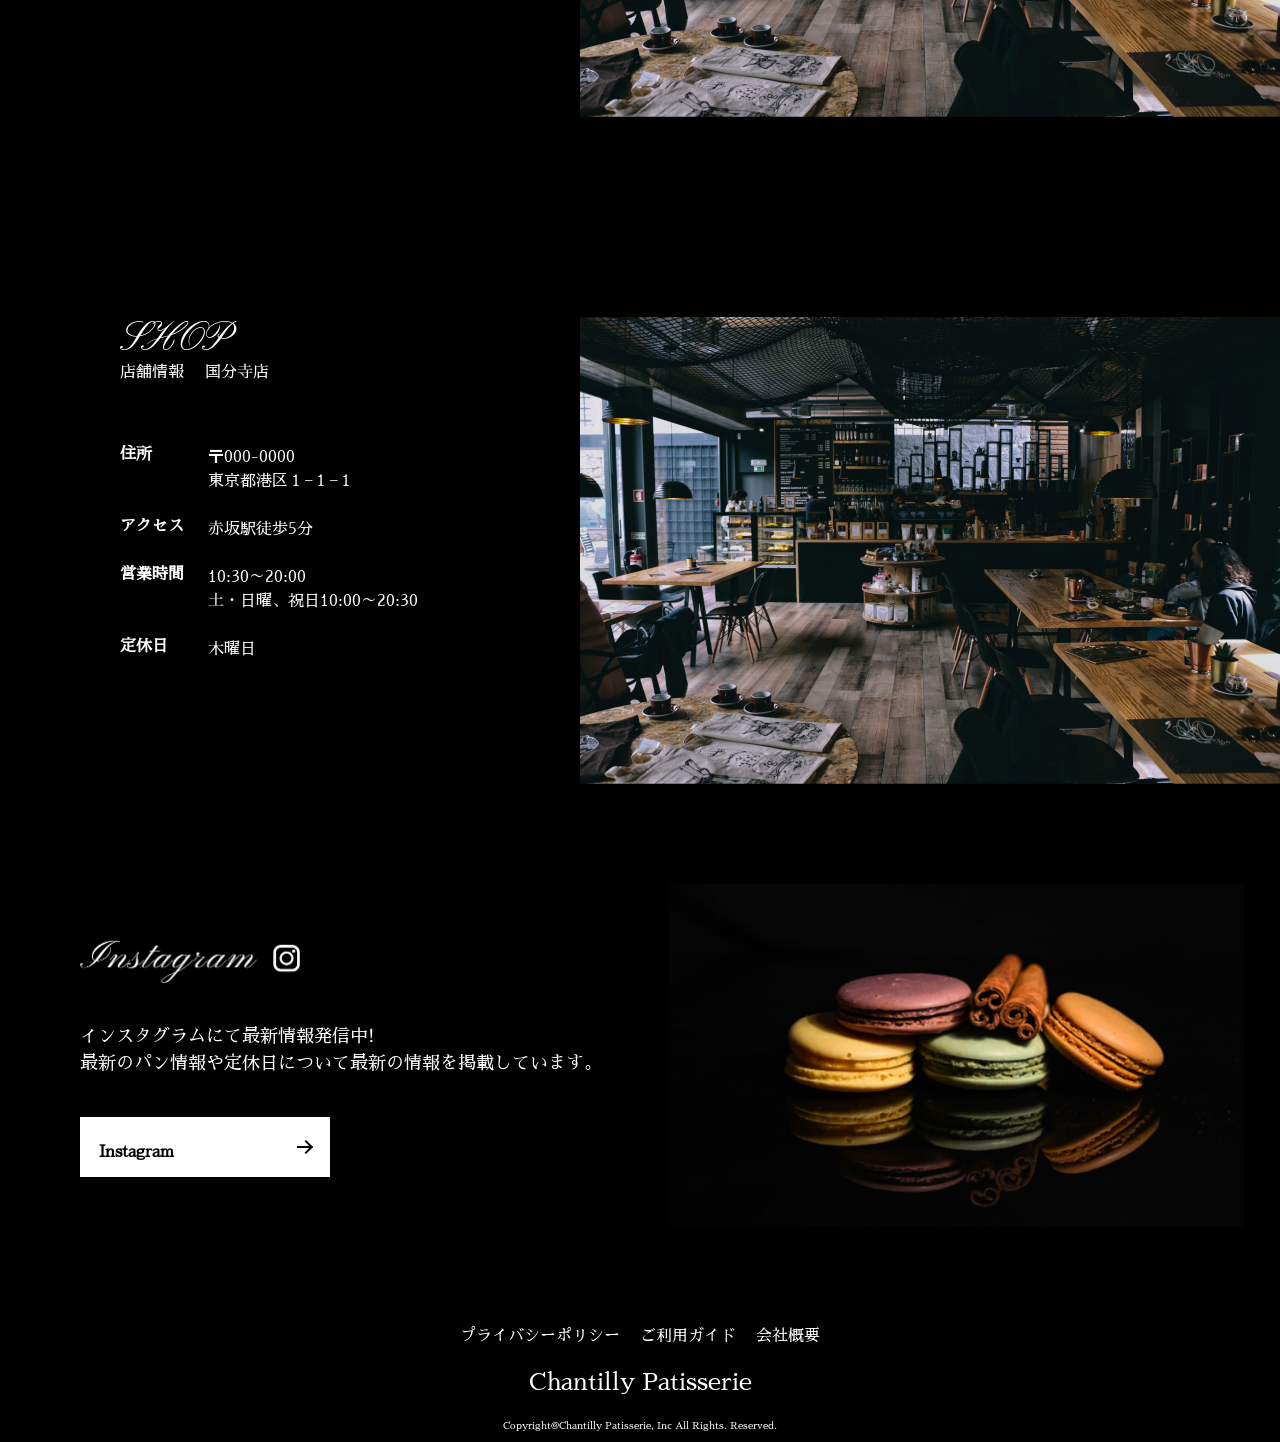
<file: menu_detail.html>
<!DOCTYPE html>
<html lang="ja">
<head>
  <meta charset="UTF-8">
  <meta name="viewport" content="width=device-width, initial-scale=1.0">
  <title>仮想スイーツショップ</title>

    <!-- ▼favicon -->
    <!-- <link rel="icon" href=""> -->

    <link rel="preconnect" href="https://fonts.googleapis.com">
<link rel="preconnect" href="https://fonts.gstatic.com" crossorigin>
<link href="https://fonts.googleapis.com/css2?family=Noto+Sans+JP:wght@100..900&family=Sawarabi+Mincho&display=swap" rel="stylesheet">

<link rel="preconnect" href="https://fonts.googleapis.com">
<link rel="preconnect" href="https://fonts.gstatic.com" crossorigin>
<link href="https://fonts.googleapis.com/css2?family=Noto+Sans+JP:wght@100..900&family=Pinyon+Script&family=Sawarabi+Mincho&display=swap" rel="stylesheet">

    <!-- ▼CSS読み込み -->
    <link rel="stylesheet" href="./css/reset.css">
    <link rel="stylesheet" href="./css/slick.css">
    <link rel="stylesheet" href="./css/common.css">
    <link rel="stylesheet" href="./css/style.css">
    <link rel="stylesheet" href="./css/menu1.css">
    <link rel="stylesheet" href="./css/menu_detail.css">
    <link rel="stylesheet" href="./css/animation.css">

    <!-- ▼script読み込み -->
<script src="./js/jquery-3.7.1.min.js"></script>
<script src="./js/slick.min.js"></script>
<script src="./js/script.js"></script>
</head>

<body>
      <!-- ▼header -->
  <header>
    <div class="header">
    <div class="header_inner">
      <div class="logo">
        <a href="./index.html">
          Chantilly Patisserie
        </a>
      </div>

    <div class="hamburger">
      <span class="hamburger__span"></span>
    </div>
    <nav class="header__nav">
      <ul class="header__list">
        <li class="header__item"><a href="index.html">ABOUT</a></li>
        <li class="header__item"><a href="index.html">MENU</a></li>
        <li class="header__item"><a href="index.html">ACCESS</a></li>
        <li class="header__item"><a href="index.html">CONTACT</a></li>
      </ul>
    </nav>
    </div>
</div>
    <!-- ▼mainvisual -->
        <div class="mainvisual">
    <div class="mainvisual-inner">
      <div class="mainvisual-img">
            <img class="pc-only" src="./images/main/mv-pc01.png" alt="チョコレートの画像">
            <img class="sp-only" src="./images/sp/kaboompics_close-up-a-nut-chocolate-bar-4157 1.png" alt="チョコレートの画像">
          </div>
          <div class="main_heading">
          <h2 class="heading__h2">Chocolate<span>チョコレート</span></h2>
          </div>
        </div>
</div>
</header>
  <main>
    <section class="menu1_detail">
      <div class="menu1_detail_inner">
        <div class="menu1_detail_contents">
          <div class="menu1_detail-img">
            <div class="wrap">
<img src="./images/menu/chocolates-1737462_1280 1.png" width="400" height="400" alt="ボンボンショコラの画像" id="MainPhoto">
<ul>
<li><img src="images/menu/chocolates-1737462_1280 1.png" width="80" alt="ボンボンショコラの画像" class="ChangePhoto"></li>
<li><img src="images/menu/chocolates-1737462_1280 1.png" width="80" alt="ボンボンショコラの画像" class="ChangePhoto"></li>
<li><img src="images/menu/chocolates-1737462_1280 1.png" width="80" alt="ボンボンショコラの画像" class="ChangePhoto"></li>
<li><img src="images/menu/chocolates-1737462_1280 1.png" width="80" alt="ボンボンショコラの画像" class="ChangePhoto"></li>
</ul>
</div>
          </div>
          <div  class="menu1_detail-text">
            <div class="menu1_detail--text">
              <p class="menu1_heading">ボンボンショコラ</p>
              <p>1個 400円(税込)</p>
              <p>贅沢な口どけと深いコク、それに包まれる幸福感。<br>
チョコレートはまるで口に広がる魔法のような美味しさを持っています。<br>
豆から精製され、丹念に練り上げられたカカオの素材は、
その独自の香りと味わいを紡ぎながら、一粒のチョコレートに昇華されます。</p>
</div>
<div class="detail_btn">
  <a href="menu1.html">メニュー 一覧</a>
</div>
          </div>
        </div>
      </div>
    </section>
                <!-- ▼common -->
            <section id="common"></section>
      <script>
      $("#common").load("common.html");
  </script>
  </main>
<script src="./js/animation.js"></script>
</body>

</html>
</file>
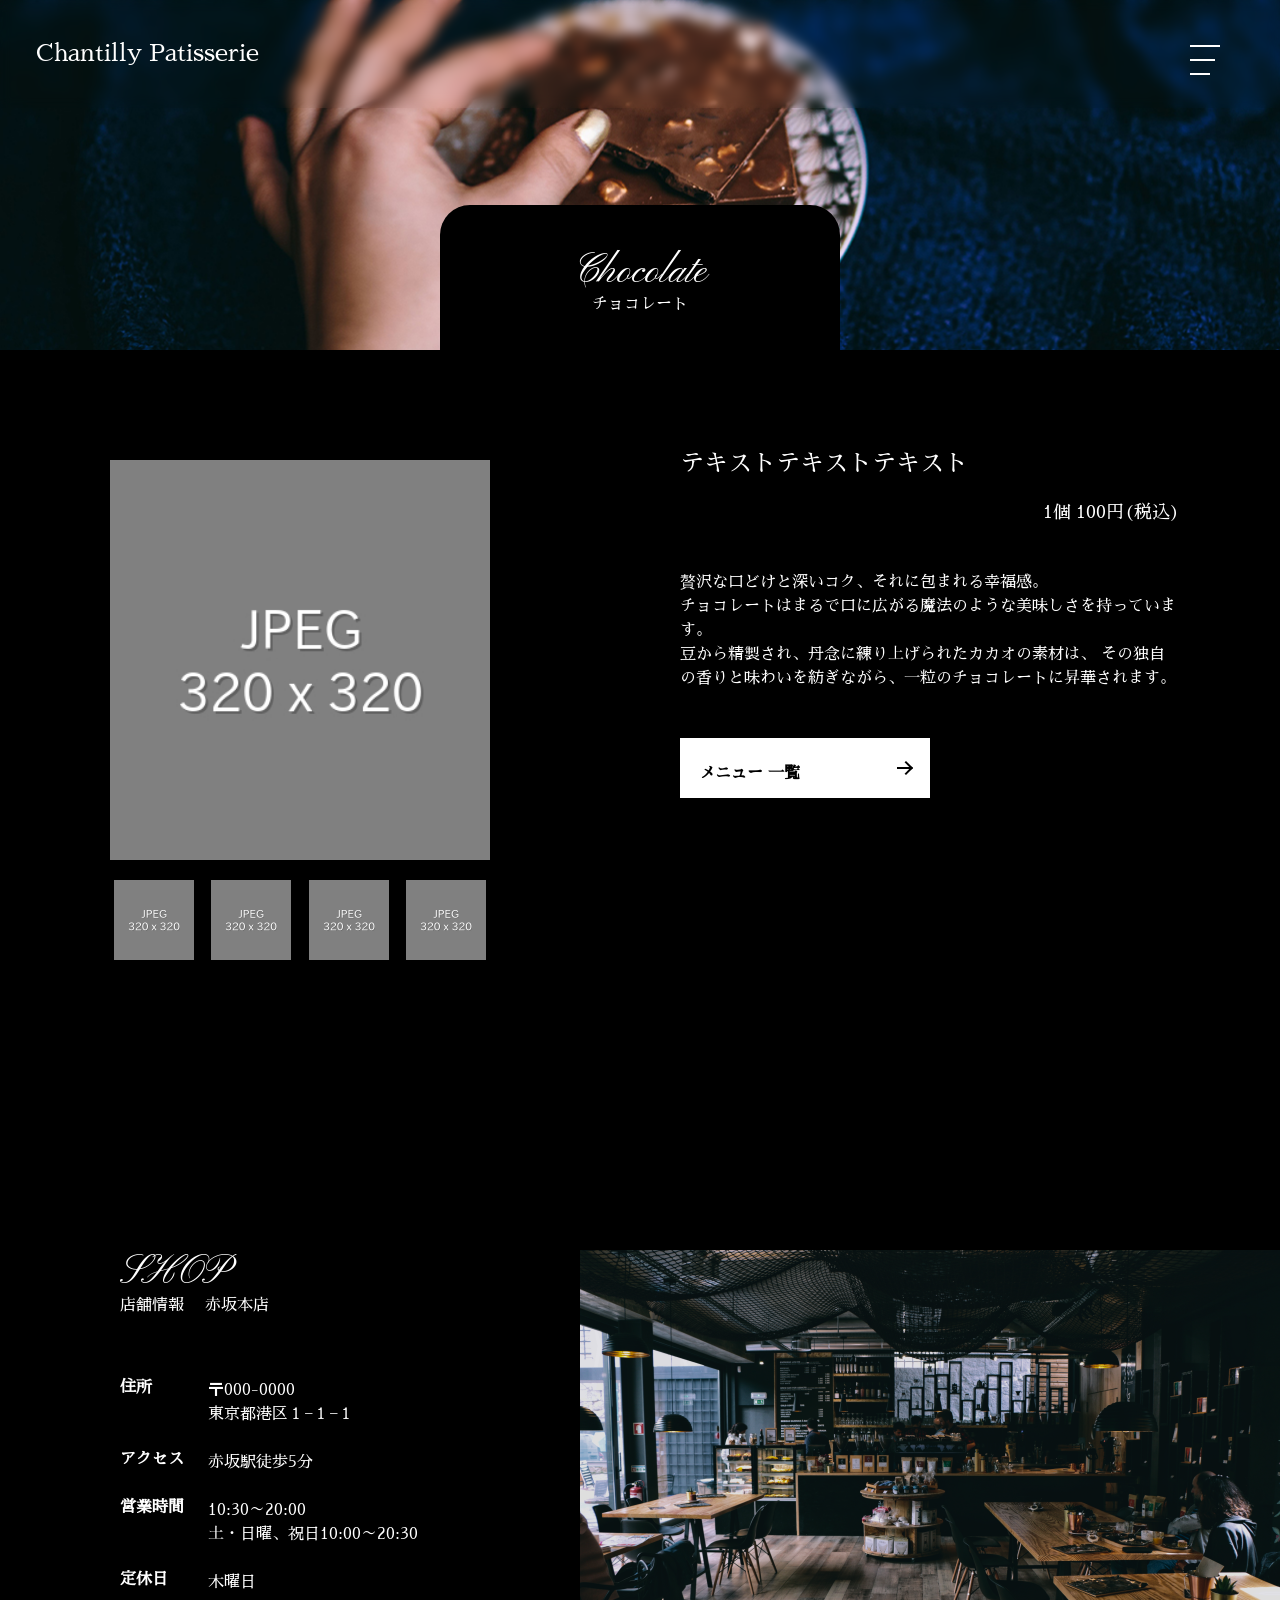
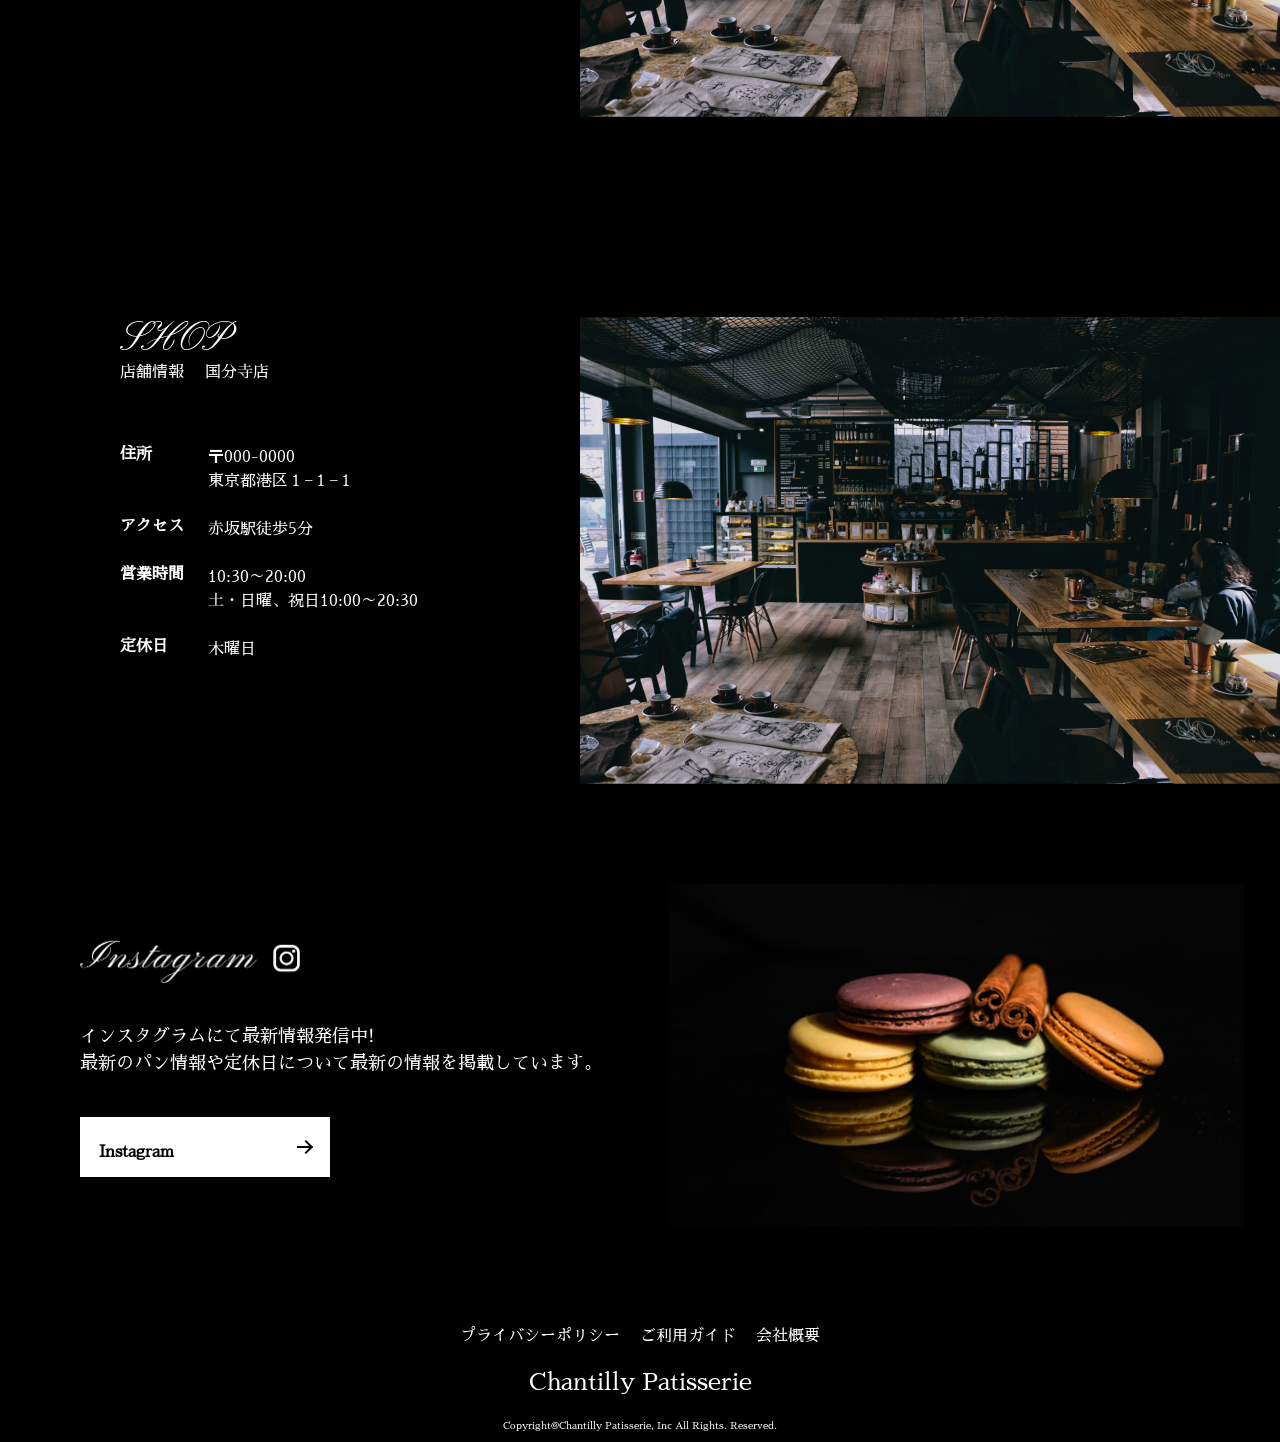
<file: menu_detail1.html>
<!DOCTYPE html>
<html lang="ja">
<head>
  <meta charset="UTF-8">
  <meta name="viewport" content="width=device-width, initial-scale=1.0">
  <title>仮想スイーツショップ</title>

    <!-- ▼favicon -->
    <!-- <link rel="icon" href=""> -->

    <link rel="preconnect" href="https://fonts.googleapis.com">
<link rel="preconnect" href="https://fonts.gstatic.com" crossorigin>
<link href="https://fonts.googleapis.com/css2?family=Noto+Sans+JP:wght@100..900&family=Sawarabi+Mincho&display=swap" rel="stylesheet">

<link rel="preconnect" href="https://fonts.googleapis.com">
<link rel="preconnect" href="https://fonts.gstatic.com" crossorigin>
<link href="https://fonts.googleapis.com/css2?family=Noto+Sans+JP:wght@100..900&family=Pinyon+Script&family=Sawarabi+Mincho&display=swap" rel="stylesheet">

    <!-- ▼CSS読み込み -->
    <link rel="stylesheet" href="./css/reset.css">
    <link rel="stylesheet" href="./css/slick.css">
    <link rel="stylesheet" href="./css/common.css">
    <link rel="stylesheet" href="./css/style.css">
    <link rel="stylesheet" href="./css/menu1.css">
    <link rel="stylesheet" href="./css/menu_detail.css">
    <link rel="stylesheet" href="./css/animation.css">

    <!-- ▼script読み込み -->
<script src="./js/jquery-3.7.1.min.js"></script>
<script src="./js/slick.min.js"></script>
<script src="./js/script.js"></script>
</head>

<body>
      <!-- ▼header -->
  <header>
    <div class="header">
    <div class="header_inner">
      <div class="logo">
        <a href="./index.html">
          Chantilly Patisserie
        </a>
      </div>

    <div class="hamburger">
      <span class="hamburger__span"></span>
    </div>
    <nav class="header__nav">
      <ul class="header__list">
        <li class="header__item"><a href="index.html">ABOUT</a></li>
        <li class="header__item"><a href="index.html">MENU</a></li>
        <li class="header__item"><a href="index.html">ACCESS</a></li>
        <li class="header__item"><a href="index.html">CONTACT</a></li>
      </ul>
    </nav>
    </div>
</div>
    <!-- ▼mainvisual -->
        <div class="mainvisual">
    <div class="mainvisual-inner">
      <div class="mainvisual-img">
            <img class="pc-only" src="./images/main/mv-pc01.png" alt="チョコレートの画像">
            <img class="sp-only" src="./images/sp/kaboompics_close-up-a-nut-chocolate-bar-4157 1.png" alt="チョコレートの画像">
          </div>
          <div class="main_heading">
          <h2 class="heading__h2">Chocolate<span>チョコレート</span></h2>
          </div>
        </div>
</div>
</header>
  <main>
    <section class="menu1_detail">
      <div class="menu1_detail_inner">
        <div class="menu1_detail_contents">
          <div class="menu1_detail-img">
            <div class="wrap">
<img src="./images/menu/ダミー画像.jpeg" width="400" height="400" alt="ボンボンショコラの画像" id="MainPhoto">
<ul>
<li><img src="images/menu/ダミー画像.jpeg" width="80" alt="ボンボンショコラの画像" class="ChangePhoto"></li>
<li><img src="images/menu/ダミー画像.jpeg" width="80" alt="ボンボンショコラの画像" class="ChangePhoto"></li>
<li><img src="images/menu/ダミー画像.jpeg" width="80" alt="ボンボンショコラの画像" class="ChangePhoto"></li>
<li><img src="images/menu/ダミー画像.jpeg" width="80" alt="ボンボンショコラの画像" class="ChangePhoto"></li>
</ul>
</div>
          </div>
          <div  class="menu1_detail-text">
            <div class="menu1_detail--text">
              <p class="menu1_heading">テキストテキストテキスト</p>
              <p>1個 100円(税込)</p>
              <p>贅沢な口どけと深いコク、それに包まれる幸福感。<br>
チョコレートはまるで口に広がる魔法のような美味しさを持っています。<br>
豆から精製され、丹念に練り上げられたカカオの素材は、
その独自の香りと味わいを紡ぎながら、一粒のチョコレートに昇華されます。</p>
</div>
<div class="detail_btn">
  <a href="menu1.html">メニュー 一覧</a>
</div>
          </div>
        </div>
      </div>
    </section>
                <!-- ▼common -->
            <section id="common"></section>
      <script>
      $("#common").load("common.html");
  </script>
  </main>
<script src="./js/animation.js"></script>
</body>

</html>
</file>
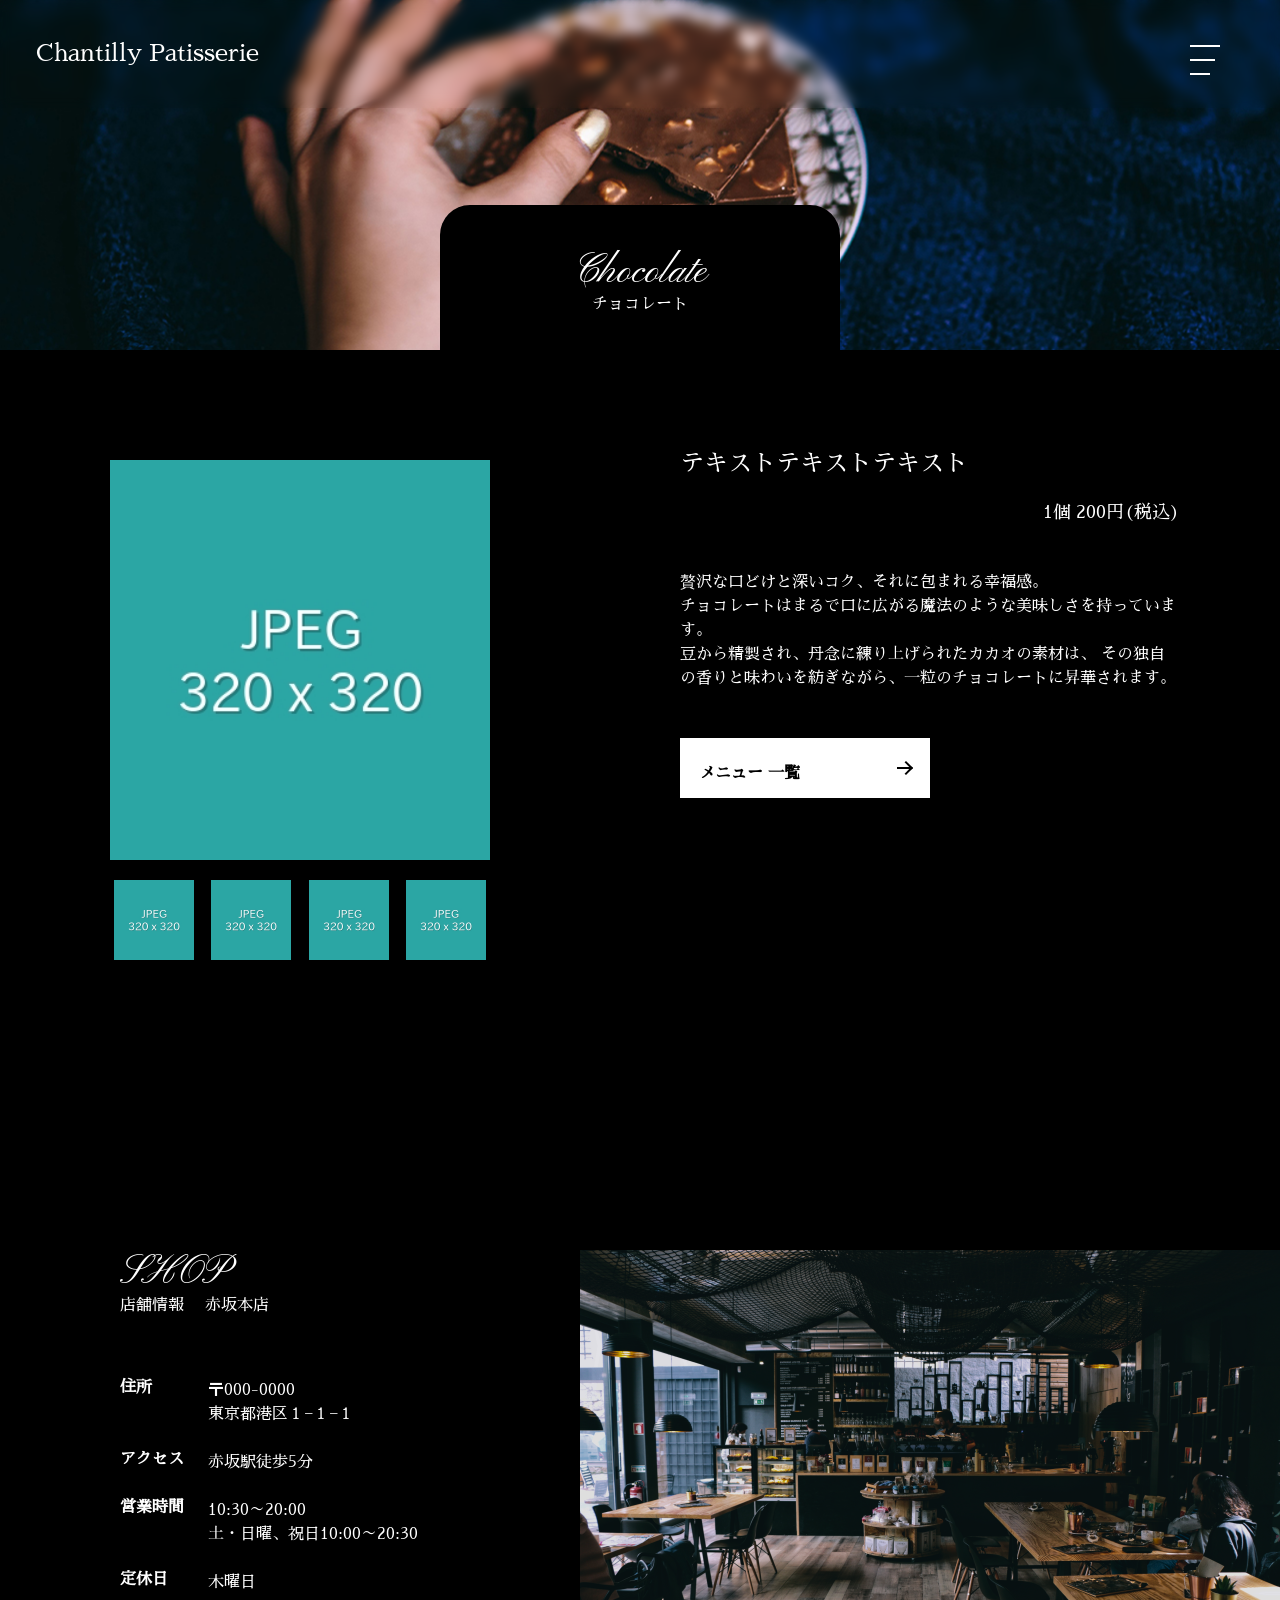
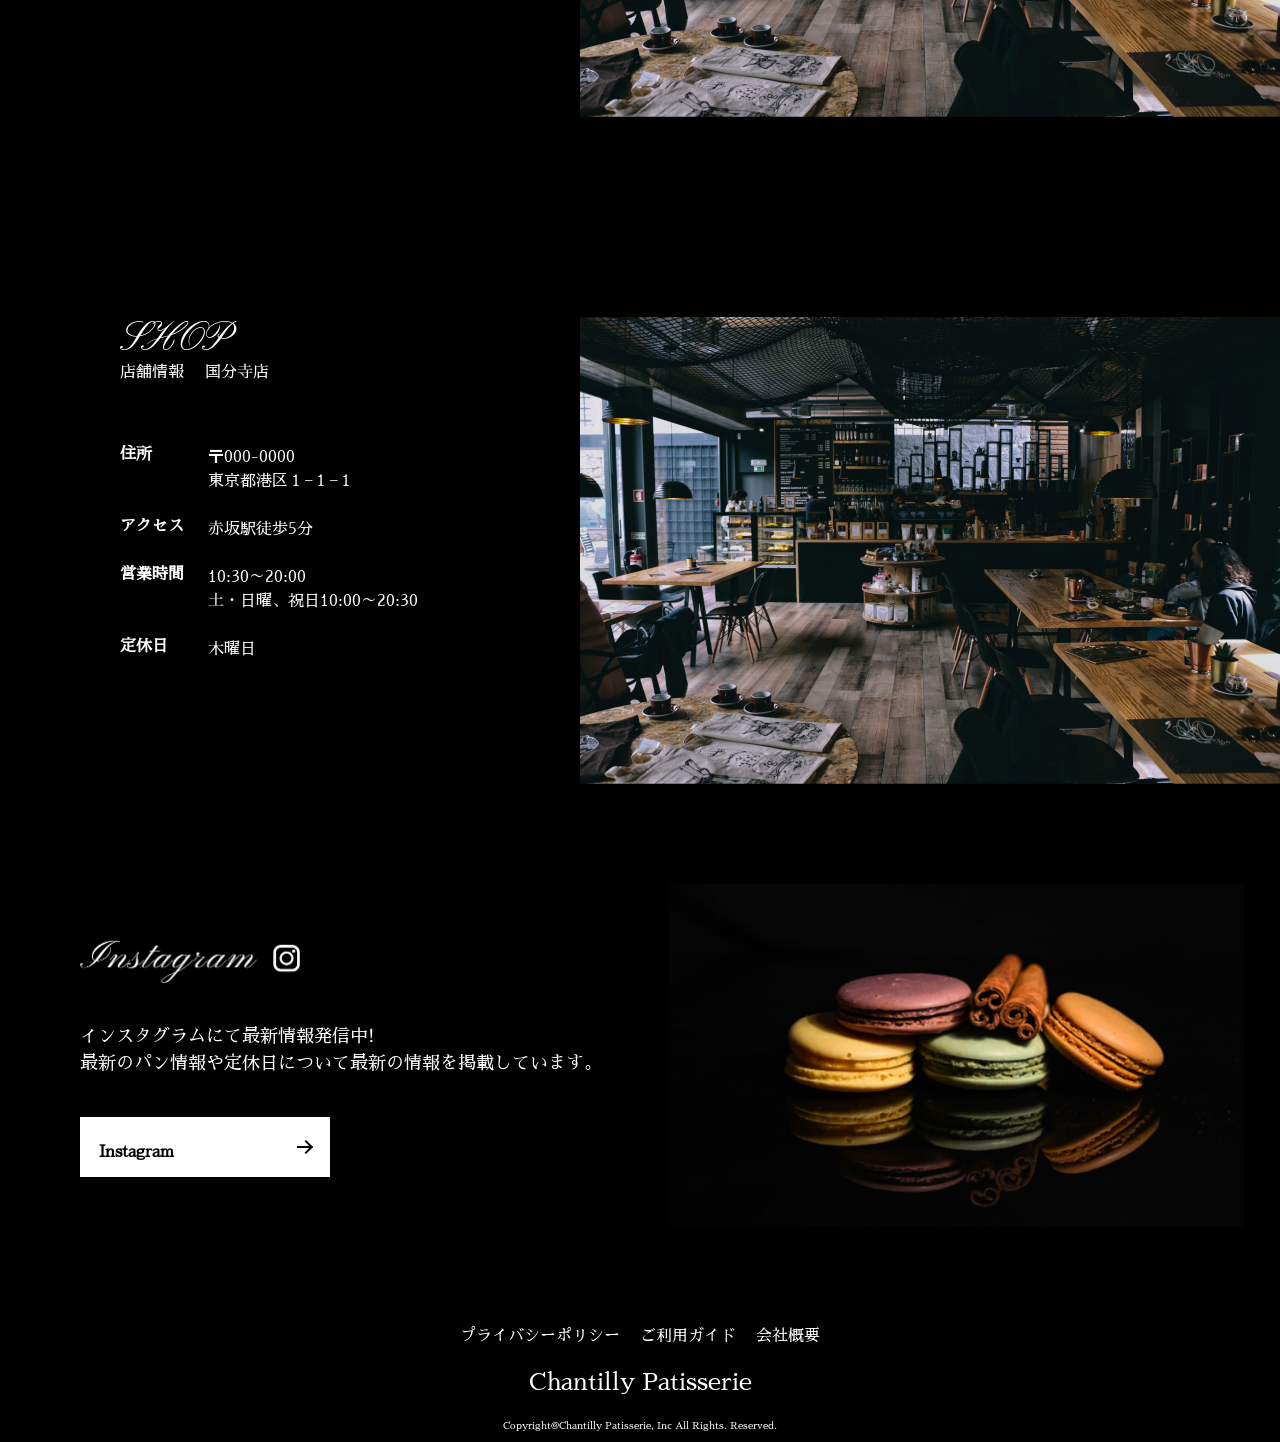
<file: menu_detail2.html>
<!DOCTYPE html>
<html lang="ja">
<head>
  <meta charset="UTF-8">
  <meta name="viewport" content="width=device-width, initial-scale=1.0">
  <title>仮想スイーツショップ</title>

    <!-- ▼favicon -->
    <!-- <link rel="icon" href=""> -->

    <link rel="preconnect" href="https://fonts.googleapis.com">
<link rel="preconnect" href="https://fonts.gstatic.com" crossorigin>
<link href="https://fonts.googleapis.com/css2?family=Noto+Sans+JP:wght@100..900&family=Sawarabi+Mincho&display=swap" rel="stylesheet">

<link rel="preconnect" href="https://fonts.googleapis.com">
<link rel="preconnect" href="https://fonts.gstatic.com" crossorigin>
<link href="https://fonts.googleapis.com/css2?family=Noto+Sans+JP:wght@100..900&family=Pinyon+Script&family=Sawarabi+Mincho&display=swap" rel="stylesheet">

    <!-- ▼CSS読み込み -->
    <link rel="stylesheet" href="./css/reset.css">
    <link rel="stylesheet" href="./css/slick.css">
    <link rel="stylesheet" href="./css/common.css">
    <link rel="stylesheet" href="./css/style.css">
    <link rel="stylesheet" href="./css/menu1.css">
    <link rel="stylesheet" href="./css/menu_detail.css">
    <link rel="stylesheet" href="./css/animation.css">

    <!-- ▼script読み込み -->
<script src="./js/jquery-3.7.1.min.js"></script>
<script src="./js/slick.min.js"></script>
<script src="./js/script.js"></script>
</head>

<body>
      <!-- ▼header -->
  <header>
    <div class="header">
    <div class="header_inner">
      <div class="logo">
        <a href="./index.html">
          Chantilly Patisserie
        </a>
      </div>

    <div class="hamburger">
      <span class="hamburger__span"></span>
    </div>
    <nav class="header__nav">
      <ul class="header__list">
        <li class="header__item"><a href="index.html">ABOUT</a></li>
        <li class="header__item"><a href="index.html">MENU</a></li>
        <li class="header__item"><a href="index.html">ACCESS</a></li>
        <li class="header__item"><a href="index.html">CONTACT</a></li>
      </ul>
    </nav>
    </div>
</div>
    <!-- ▼mainvisual -->
        <div class="mainvisual">
    <div class="mainvisual-inner">
      <div class="mainvisual-img">
            <img class="pc-only" src="./images/main/mv-pc01.png" alt="チョコレートの画像">
            <img class="sp-only" src="./images/sp/kaboompics_close-up-a-nut-chocolate-bar-4157 1.png" alt="チョコレートの画像">
          </div>
          <div class="main_heading">
          <h2 class="heading__h2">Chocolate<span>チョコレート</span></h2>
          </div>
        </div>
</div>
</header>
  <main>
    <section class="menu1_detail">
      <div class="menu1_detail_inner">
        <div class="menu1_detail_contents">
          <div class="menu1_detail-img">
            <div class="wrap">
<img src="./images/menu/ダミー画像‗blue.jpeg" width="400" height="400" alt="ボンボンショコラの画像" id="MainPhoto">
<ul>
<li><img src="images/menu/ダミー画像‗blue.jpeg" width="80" alt="ボンボンショコラの画像" class="ChangePhoto"></li>
<li><img src="images/menu/ダミー画像‗blue.jpeg" width="80" alt="ボンボンショコラの画像" class="ChangePhoto"></li>
<li><img src="images/menu/ダミー画像‗blue.jpeg" width="80" alt="ボンボンショコラの画像" class="ChangePhoto"></li>
<li><img src="images/menu/ダミー画像‗blue.jpeg" width="80" alt="ボンボンショコラの画像" class="ChangePhoto"></li>
</ul>
</div>
          </div>
          <div  class="menu1_detail-text">
            <div class="menu1_detail--text">
              <p class="menu1_heading">テキストテキストテキスト</p>
              <p>1個 200円(税込)</p>
              <p>贅沢な口どけと深いコク、それに包まれる幸福感。<br>
チョコレートはまるで口に広がる魔法のような美味しさを持っています。<br>
豆から精製され、丹念に練り上げられたカカオの素材は、
その独自の香りと味わいを紡ぎながら、一粒のチョコレートに昇華されます。</p>
</div>
<div class="detail_btn">
  <a href="menu1.html">メニュー 一覧</a>
</div>
          </div>
        </div>
      </div>
    </section>
                <!-- ▼common -->
            <section id="common"></section>
      <script>
      $("#common").load("common.html");
  </script>
  </main>
<script src="./js/animation.js"></script>
</body>

</html>
</file>
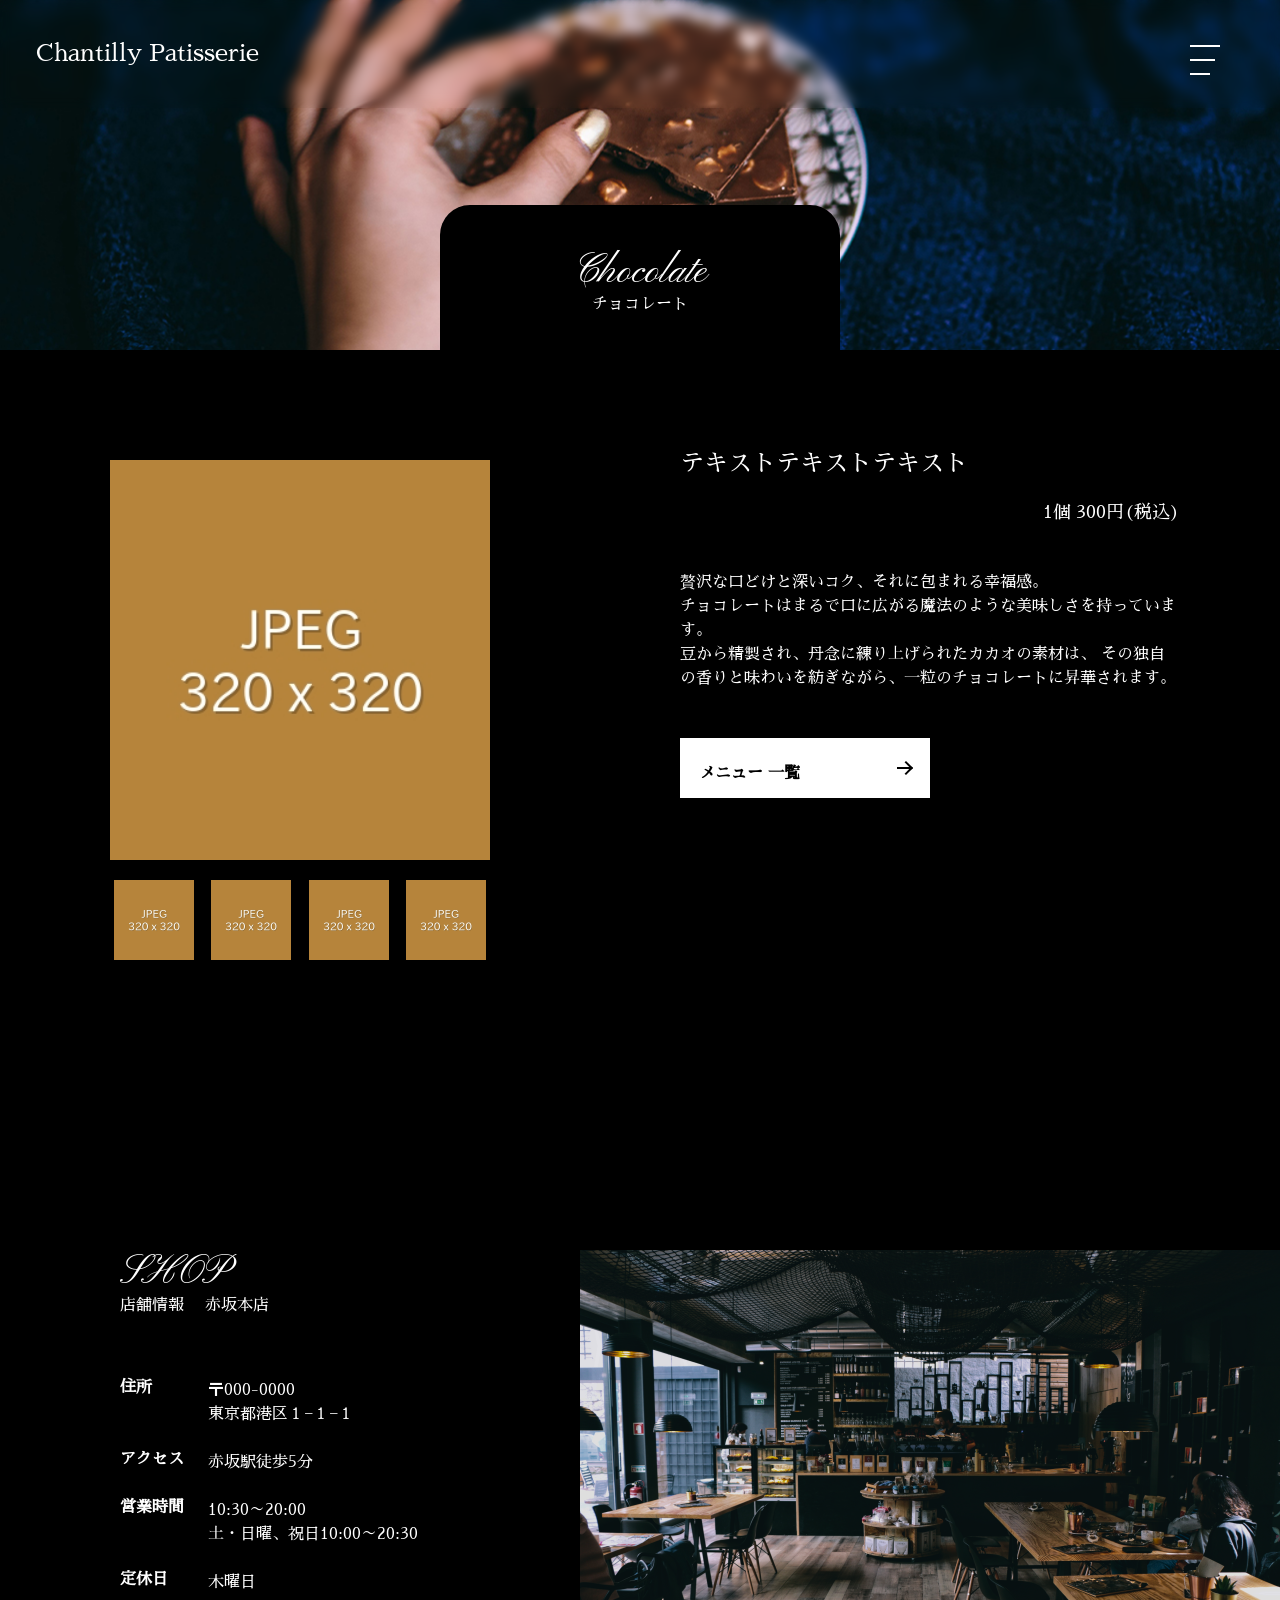
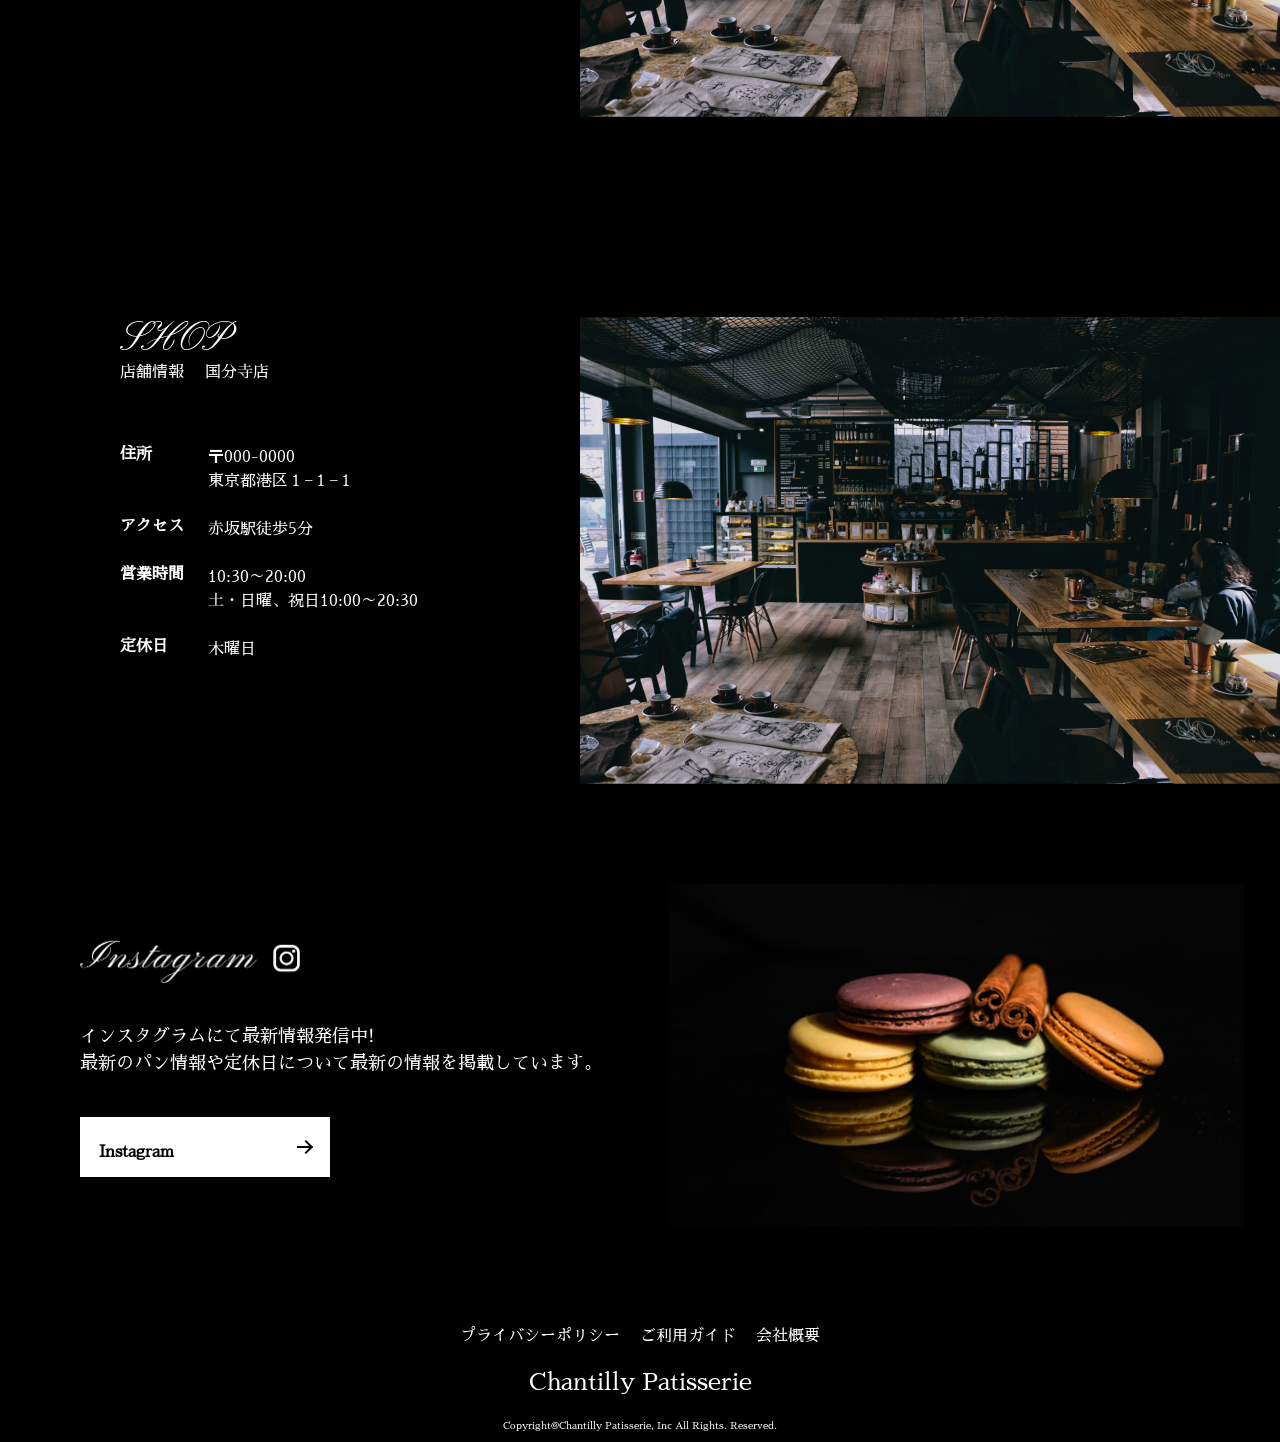
<file: menu_detail3.html>
<!DOCTYPE html>
<html lang="ja">
<head>
  <meta charset="UTF-8">
  <meta name="viewport" content="width=device-width, initial-scale=1.0">
  <title>仮想スイーツショップ</title>

    <!-- ▼favicon -->
    <!-- <link rel="icon" href=""> -->

    <link rel="preconnect" href="https://fonts.googleapis.com">
<link rel="preconnect" href="https://fonts.gstatic.com" crossorigin>
<link href="https://fonts.googleapis.com/css2?family=Noto+Sans+JP:wght@100..900&family=Sawarabi+Mincho&display=swap" rel="stylesheet">

<link rel="preconnect" href="https://fonts.googleapis.com">
<link rel="preconnect" href="https://fonts.gstatic.com" crossorigin>
<link href="https://fonts.googleapis.com/css2?family=Noto+Sans+JP:wght@100..900&family=Pinyon+Script&family=Sawarabi+Mincho&display=swap" rel="stylesheet">

    <!-- ▼CSS読み込み -->
    <link rel="stylesheet" href="./css/reset.css">
    <link rel="stylesheet" href="./css/slick.css">
    <link rel="stylesheet" href="./css/common.css">
    <link rel="stylesheet" href="./css/style.css">
    <link rel="stylesheet" href="./css/menu1.css">
    <link rel="stylesheet" href="./css/menu_detail.css">
    <link rel="stylesheet" href="./css/animation.css">

    <!-- ▼script読み込み -->
<script src="./js/jquery-3.7.1.min.js"></script>
<script src="./js/slick.min.js"></script>
<script src="./js/script.js"></script>
</head>

<body>
      <!-- ▼header -->
  <header>
    <div class="header">
    <div class="header_inner">
      <div class="logo">
        <a href="./index.html">
          Chantilly Patisserie
        </a>
      </div>

    <div class="hamburger">
      <span class="hamburger__span"></span>
    </div>
    <nav class="header__nav">
      <ul class="header__list">
        <li class="header__item"><a href="index.html">ABOUT</a></li>
        <li class="header__item"><a href="index.html">MENU</a></li>
        <li class="header__item"><a href="index.html">ACCESS</a></li>
        <li class="header__item"><a href="index.html">CONTACT</a></li>
      </ul>
    </nav>
    </div>
</div>
    <!-- ▼mainvisual -->
        <div class="mainvisual">
    <div class="mainvisual-inner">
      <div class="mainvisual-img">
            <img class="pc-only" src="./images/main/mv-pc01.png" alt="チョコレートの画像">
            <img class="sp-only" src="./images/sp/kaboompics_close-up-a-nut-chocolate-bar-4157 1.png" alt="チョコレートの画像">
          </div>
          <div class="main_heading">
          <h2 class="heading__h2">Chocolate<span>チョコレート</span></h2>
          </div>
        </div>
</div>
</header>
  <main>
    <section class="menu1_detail">
      <div class="menu1_detail_inner">
        <div class="menu1_detail_contents">
          <div class="menu1_detail-img">
            <div class="wrap">
<img src="./images/menu/ダミー画像‗オレンジ.jpeg" width="400" height="400" alt="ボンボンショコラの画像" id="MainPhoto">
<ul>
<li><img src="images/menu/ダミー画像‗オレンジ.jpeg" width="80" alt="ボンボンショコラの画像" class="ChangePhoto"></li>
<li><img src="images/menu/ダミー画像‗オレンジ.jpeg" width="80" alt="ボンボンショコラの画像" class="ChangePhoto"></li>
<li><img src="images/menu/ダミー画像‗オレンジ.jpeg" width="80" alt="ボンボンショコラの画像" class="ChangePhoto"></li>
<li><img src="images/menu/ダミー画像‗オレンジ.jpeg" width="80" alt="ボンボンショコラの画像" class="ChangePhoto"></li>
</ul>
</div>
          </div>
          <div  class="menu1_detail-text">
            <div class="menu1_detail--text">
              <p class="menu1_heading">テキストテキストテキスト</p>
              <p>1個 300円(税込)</p>
              <p>贅沢な口どけと深いコク、それに包まれる幸福感。<br>
チョコレートはまるで口に広がる魔法のような美味しさを持っています。<br>
豆から精製され、丹念に練り上げられたカカオの素材は、
その独自の香りと味わいを紡ぎながら、一粒のチョコレートに昇華されます。</p>
</div>
<div class="detail_btn">
  <a href="menu1.html">メニュー 一覧</a>
</div>
          </div>
        </div>
      </div>
    </section>
                <!-- ▼common -->
            <section id="common"></section>
      <script>
      $("#common").load("common.html");
  </script>
  </main>
<script src="./js/animation.js"></script>
</body>

</html>
</file>
<file: css/common.css>
/* ==========
shop
==========*/
.shop{
  margin-top: 260px;
}
.shop_inner{
  margin-left: auto;
}
.shop_contents{
  display: flex;
  justify-content: space-between;
}
.shop_contents:nth-child(2) {
  margin-top: 200px;
}
.shop_text{
  margin-left: 9.4%;
}
.shop_text .heading__h2{
  padding-bottom: 64px;
}
.shop_list{
  display: flex;
  flex-wrap: wrap;
  align-items: start;
  width: 365px;
}
.shop_item-name{
  width: 80px;
  padding-bottom: 24px;
  font-size: 16px;
}
.shop_item-info{
  width: calc(100% - 80px);
  padding-bottom: 24px;
  font-size: 16px;
  padding-left: .5em;
  line-height: 1.5;
}
.shop_img{
  width: calc(100% - 460px - 9.4%);
}
.shop_img img{
  width: 100%;
  height: 467px;
  object-fit: cover;
}

@media screen and (max-width: 767px) {
  .shop{
  margin-top: 73px;
}
.shop_text{
  margin-left: 20px;
}
.shop_contents{
  display: block;
  margin: 0 auto;
}
.shop_text .heading__h2{
  padding-bottom: 32px;
}
.shop_item-name{
  font-size: 15px;
}
.shop_item-info{
  font-size: 14px;
}
.shop_contents:nth-child(2) {
  margin-top: 40px;
}
.shop_img{
  width: 100%;
}
.shop_img img{
  width: 100%;
  height: 467px;
  object-fit: cover;
}
}
@media screen and (max-width: 391px) {

.shop_text{
  width: 100%;
}
.shop_text{
  margin-left: 20px;
}
.shop_img{
  max-width: 100%;
  margin: 0 auto;
  text-align: center;
}
.shop_img img{
  width: 390px;
  height: 260px;
  object-fit: cover;
}
.shop_contents:nth-child(2) {
  margin-top: 40px;
}
}
/* ==========
sns
==========*/
.sns{
  margin-top: 100px;
}
.sns_inner{
  max-width: 1200px;
  margin-left: auto;
}
.sns_contents{
  display: flex;
  align-items: center;
}
.sns_text {
  width:47%;
}
.sns_text img{
  width: 220px;
  height: 50px;
  margin-bottom: 40px;
}
.sns_text p{
  font-size: 18px;
  line-height: 1.5;
  margin-bottom: 40px;
}
.sns_img{
  width:50%;
  object-fit: cover;
}
.sns_btn {
  max-width: 250px;
  height: 60px;
  position: relative;
}
.sns_btn a {
  display: block;
  width: 100%;
  height: 100%;
  background-color: #ffffff;
  color: #000000;
  font-weight: bold;
  line-height: 70px;
  text-align: left;
  padding-left: 19px;
}
.sns_btn::before{
  content: "";
  margin: auto;
  position: absolute;
  top: 0;
  bottom: 0;
  right: 19px;
  width: 10px;    /* くの字を山なりに見た時、左側の長さ */
  height: 10px;   /* くの字を山なりに見た時、右側の長さ */
  border-top: 2px solid #000;     /* くの字を山なりに見た時、左側の太さと色 */
  border-right: 2px solid #000;   /* くの字を山なりに見た時、右側の太さと色 */
  transform: rotate(45deg);
}
.sns_btn::after{
  content: "";
  margin: auto;
  position: absolute;
  top: 0;
  bottom: 0;
  right: 18px;
  width: 15px; /* 棒の長さ */
  height: 2px; /* 棒の太さ */
  background: #000; /* 棒の色 */
}

@media screen and (max-width: 767px) {
  .sns{
    position: relative;
    margin-left: 0;
  }
  .sns_inner{
  max-width: 100%;
  margin: 0 auto;
}
.sns_img{
  max-width: 100%;
  margin-left: auto;
  margin-right: -50px;
  z-index: 0;
  }
.sns_img img{
  width: 267px;
  height: 168px;
  object-fit: cover;
  }
.sns_text {
  width: 100%;
  position: absolute;
  top: 0;
  left: 24px;
  z-index: 999;
}
.sns_text img{
  width: 117px;
  height: 18px;
  object-fit: cover;
  margin-bottom: 20px;
}
.sns_text p{
  font-size: 14px;
  margin-bottom: 20px;
}
.sns_btn {
  max-width: 196px;
  height: 40px;
}
.sns_btn a {
  display: block;
  width: 100%;
  height: 100%;
  background-color: #ffffff;
  color: #000000;
  font-weight: bold;
  font-size: 14px;
  line-height: 2.5;
  text-align: left;
  padding-left: 19px;
}
}
@media screen and (max-width: 391px) {
.sns_img img{
  max-width: 100%;
  height: 168px;
  margin-right: auto;
  object-fit: cover;

  position: relative;
  z-index: 0;
}
}

/* ==========
footer
==========*/
.footer{
  margin-top: 100px;
}
.footer_list{
  display: flex;
  justify-content: center;
  gap: 20px;
  padding-bottom: 24px;
}
.footer_contents{
  margin: 0 auto;
}
.footer_contents .logo{
  text-align: center;
  padding-bottom: 24px;
}
.copyright{
  font-size: 10px;
  text-align: center;
  padding-bottom: 10px;
}

@media screen and (max-width: 767px) {
.footer_contents{
  max-width: 100%;
  padding-left: 24px;
}
.footer_list{
  display: block;
  text-align: center;
}
.footer_item{
  padding-bottom: 11px;
}
.footer_item a{
  font-size: 14px;
}
}
@media screen and (max-width: 391px) {

}

/* ==========
menuのheader
==========*/
.mainvisual-inner{
  position: relative;
}.mainvisual-img{
  z-index: 0;
}
.mainvisual-img img{
  width: 100%;
  height: 350px;
  position: relative;
  object-fit: cover;
}
.main_heading{
  width: 400px;
  height: 145px;
  position: absolute;
  bottom: 0;
  left: 50%;
  background-color: #000000;
  border-radius: 30px 30px 0 0;
  transform: translateX(-50%);
  z-index: 9997;
}
.main_heading .heading__h2{
  width: 100%;
  height: 100%;
  text-align: center;
  transform: translateY(30%);
}
.main_heading .heading__h2 span{
  width: 100%;
  height: 100%;
  text-align: center;
}

@media screen and (max-width: 767px) {
.main_heading{
  width: 300px;
  height: 80px;
  border-radius: 10px 10px 0 0;
}
}
@media screen and (max-width: 391px) {
.mainvisual-img img{
  width: 100%;
  height: 343px;
  object-fit: cover;
}
}

/* ==========
menu nav
==========*/
.menu_nav{
  margin-top: 80px;
}
.menu__nav{
  max-width: 860px;
  margin: 0 auto;
}
.menu__list{
  display: flex;
  justify-content: center;
  margin: 0 auto;
  gap: 20px;
}
.menu__item{
  text-align: center;
  background-color: #ffffff;
  line-height: 3;
  display: block;
  width: 200px;
  height: 60px;
  text-align: center;
  color: #000000;
  font-size: 18px;
  transition: .5s;
  cursor: pointer;
}
.menu__item a{

}
.menu__item:hover{
  border: 1px solid #ffffff;
  background-color: transparent;
  color: #ffffff;
}
.menu__item a:hover{
  color: #ffffff;
}

@media screen and (max-width: 767px) {
.menu__nav{
  max-width: 340px;
  margin: 0 auto;
}
.menu__list{
  display: flex;
  flex-wrap: wrap;
  margin: 0 auto;
  gap: 20px;
}
.menu__item{
  text-align: center;
}
.menu__item a{
  font-size: 14px;
  width: 160px;
  height: 50px;
}
}
@media screen and (max-width: 391px) {

}
</file>
<file: css/style.css>
/* ==========
共通
==========*/
html,
body {
  overflow-x: hidden;
}

body {
  font-family: "Sawarabi Mincho", serif;
  font-weight: normal;
  color: #ffffff;
  background-color: #000000;
}
img{
  width: 100%;
}
li{
  list-style: none;
}
a{
  color: #ffffff;
}
  .sp-only {
    display: none;
  }
.heading__h2 {
  font-size: 40px;
  font-family: "Pinyon Script", serif;
  font-weight: lighter;
  text-align: left;

  z-index: 9997;
}
.heading__h2 span {
  display: block;
  font-family: "Sawarabi Mincho", serif;
  font-weight: normal;
  font-size: 16px;
  text-align: left;

    z-index: 9997;
}
.heading__h3 {
  font-size: 40px;
  font-family: "Pinyon Script", serif;
  font-weight: lighter;
  text-align: left;
}
.sub_img img{
  max-width: 100%;
  height: 600px;
  object-fit: cover;
}
@media screen and (max-width: 767px) {
  .pc-only {
    display: none;
  }
  .sp-only {
    display: block;
  }
  .heading__h2 {
    font-size: 24px;
  }
  .heading__h3 {
    font-size: 32px;
  }
}
@media screen and (max-width: 391px) {
  .sub_img img{
  width: 390px;
  height: 390px;
  object-fit: cover;
}
}

/* ==========
header
==========*/
.header {
  width: 100%;
  position: fixed;
  z-index: 10000;
}
.header_inner{
  align-items: center;
  display: flex;
  padding: 40px 36px;
  position: relative;
}
.logo a{
  font-size: 24px;
}
.header__nav {
  display: none;
  position: absolute;
  top: 0;
  right: 0;
  z-index: 99998;
  width: 100%;
  height: 100vh;
  background-color: #000000;
}
.header__list {
  display: flex;
  flex-direction: column;
  justify-content: center;
  align-items: center;
  height: 100%;
  color: #ffffff;
  font-size: 20px;

  gap: 24px;
}
.hamburger {
  position: absolute;
  top: 50%;
  right: 40px;
  z-index: 99999;
  transform: translateY(-50%);
  width: 50px;
  height: 40px;
  cursor: pointer;
} 
.hamburger__span,.hamburger__span::after {
  position: absolute;
  width: 20px;
  height: 2px;
  background-color: #ffffff;
  content: "";
  transition: .3s;
}
.hamburger__span {
  position: absolute;
  top: 25px;
  width: 25px;
  height: 2px;
  background-color: #ffffff;
  content: "";
}
.hamburger__span::before{
  position: absolute;
  top: 20px;
  width: 30px;
  height: 2px;
  background-color: #ffffff;
  content: "";
}
.hamburger__span::before {
  top: -14px;
}
.hamburger__span::after {
  bottom: -14px;
}
.open .hamburger__span {
  background-color: transparent;
}
.open .hamburger__span::before, .open .hamburger__span::after {
  background-color: #ffffff;
}
.open .hamburger__span::before {
  top: 0;
  width: 50px;
  transform: rotate(45deg);
}
.open .hamburger__span::after {
  bottom: 0;
  width: 50px;
  transform: rotate(-45deg);
}

@media screen and (max-width: 767px) {
.logo a{
  font-size: 18px;
}
}
/* ==========
mainvisual_slideshow
==========*/
.slide-wrapper {
  width: 100%;
  height: 100%;
  position: relative;
  overflow: hidden; /* はみ出したスライドを隠す */
}
.mainvisual-text{
  width: 100%;
  position: absolute;
  bottom: 40px;
  z-index: 999;
  padding-left: 40px;
}
.mainvisual h1{
font-size: 36px;
line-height: 1.5;
}
.slide img{
  width: 100%;
  z-index: 0;
}
.slide {
  width: 100%;
  height: 100%;
  display: flex;
  transition: all 0.3s;
  object-fit: cover
}
.slide div {
  width: 100%;
  height: 100%;
  font-size: 16px;
  display: flex;
  text-align: center;
  justify-content: center;
  align-items: center;
}
.slide1 { /* スライドさせるために必要なクラス */
  transform: translateX(0);
}
.slide2 { /* スライドさせるために必要なクラス */
  transform: translateX(-100%);
}
.slide3 { /* スライドさせるために必要なクラス */
  transform: translateX(-200%);
}
@media screen and (max-width: 767px) {
.mainvisual h1{
  max-width: 200px;
  font-size: 18px;
}
.slide div {
  width: 100%;
  height: 100%;
}
}

@media screen and (max-width: 391px) {
.slide {
  max-width: 100%;
}
.slide div {
  width: 100%;
  height: 512px;
}
}

/* ==========
インジケーター
==========*/
.indicator button{
    display: none;
    -webkit-appearance: none;
    -moz-appearance: none;
    appearance: none;
    outline: none;
    padding: 0;
    border: none;
    background-color: transparent;
}

.indicator {
  display: flex;
  column-gap: 18px;
  justify-content: flex-end;
  padding-right: 40px;
  position: absolute;
  bottom: 43px;
  right: 40px;

  z-index: 1000;
}
.indicator li {
  width: 14px;
  height: 14px;
  border-radius: 50%;
  list-style: none;
  background-color: #ffffff;
  border: 2px #ffffff solid;
  cursor: pointer;
  transition: background-color .5s ease;
}
.indicator li.slick-active {
    background-color: #000000;
}
.indicator li:hover {
    background-color: #000000;
}
@media screen and (max-width: 391px) {
.indicator li {
  width: 12px;
  height: 12px;
}
}
/* ==========
news
==========*/
.news {
  margin-top: 80px;
  position: relative;
}
.news__inner {
  max-width: 900px;
  height: 233px;
  margin: 0 auto;
  border: solid 1px #ffffff;
  background-color: #000000;
  text-align: center;
  position: relative;
  z-index: 9999;

}
.news__contents {
  display: flex;
  justify-content: center;
  align-items: center;
  gap: 145px;
  transform: translateY(20%);

}
.news__list {
  width: 100%;
  max-width: 500px;
}
.news__item a {
  display: flex;
  padding: 19px 0;
  gap: 32px;
}
.news .sub_img{
  position: relative;
  margin-top: -100px;
  z-index: 0;
}
@media screen and (max-width: 767px) {
.news__inner {
  max-width: 360px;
  height: 331px;
  margin: 0 auto;
}
.news__contents {
  display: block;
  align-items: center;
  padding: 0 30px 0 20px;
}
.news__contents .heading__h2{
  padding-bottom: 24px;
}
.news__item a {
  display: block;
  text-align: left;
  padding: 12px 0;
}
}

/* ==========
Concept
==========*/

.Concept{
  margin-top: 160px;
}
.Concept_inner{
  max-width: 1080px;
  margin: 0 auto;
}
.Concept_contents{
  display: flex;
  justify-content: space-between;

  gap: 188px;
}

.Concept_text .heading__h3{
  padding-bottom: 40px;
}
.Concept_text span{
  display: block;
  padding-bottom: 64px;
  font-size: 24px;
  text-align: left;
}
.Concept_text p{
  font-size: 16px;
  padding-bottom: 24px;
  line-height: 1.5;
}
.Concept .sub_img img{
  height: 400px;
}
.Concept .sub_img{
  margin-top: 156px;
}

@media screen and (max-width: 767px) {
  .Concept{
  margin-top: 60px;
}
  .Concept_text{
    max-width: 360px;
    margin: 0 auto;
  }
.Concept_contents{
  display: block;
}
.Concept .sub_img{
  margin-top: 0;
}
.Concept_text span{
  font-size: 16px;
}
.Concept_text p{
  font-size: 14px;
}
}
@media screen and (max-width: 391px) {
  .Concept_img img{
    max-width: 100%;
    height: 292px;
    object-fit: cover;
  }
.Concept .sub_img img{
  max-width: 100%;
  height: 292px;;
}
}
/* ==========
menu
==========*/

.menu{
  margin-top: 160px;
}
.menu_inner{
  max-width: 1000px;
  margin: 0 auto;
}
.menu_inner .heading__h2{
  padding-bottom: 80px;
}
.menu_list{
  display: flex;
  flex-wrap: wrap;
  justify-content: space-between;
}
.menu_item{
  max-width: 48%;
  margin-bottom: 40px;
  position: relative;
}
.menu_item::after {
  content: "";
  position: absolute;
  inset: 0;
  background: rgba(0, 0, 0, 0.35);
  pointer-events: none;
  z-index: 1;
}

.menu_item .menu_text {
  position: absolute;
  top: 50%;
  left: 50%;
  z-index: 4;
  transform: translate(-50%, -50%);
  width: 100%;
  font-size: 28px;
  text-align: center;

  text-underline-offset: 13px;
}

.menu_item:hover{
  filter: brightness(0.7);
}

@media screen and (max-width: 767px) {
  .menu{
  margin-top: 60px;
}
.menu_inner{
  max-width: 700px;
  margin: 0 auto;
}
.menu_inner .heading__h2{
  padding-bottom: 32px;
}
.menu_list{
  display: block;
}
.menu_item{
  max-width: 100%;
}
.menu_item .menu_text{
  font-family: 20px;
}
}
@media screen and (max-width: 391px) {
.menu_inner{
  max-width: 360px;
  margin: 0 auto;
}
}
</file>
<file: css/animation.css>
/* ============================================
   animation.css
   既存の style.css / common.css に影響を与えず
   アニメーションだけを追加するファイルです。
   読み込み順：style.css の後に追加してください。
   ============================================ */

/* ------------------------------------------
   1. フェードイン（スクロール連動）
   ------------------------------------------ */
.js-fade {
  opacity: 0;
  transform: translateY(40px);
  transition: opacity 0.85s cubic-bezier(0.22, 1, 0.36, 1),
              transform 0.85s cubic-bezier(0.22, 1, 0.36, 1);
}
.js-fade.is-visible {
  opacity: 1;
  transform: translateY(0);
}

/* 左から */
.js-fade-left {
  opacity: 0;
  transform: translateX(-50px);
  transition: opacity 0.85s cubic-bezier(0.22, 1, 0.36, 1),
              transform 0.85s cubic-bezier(0.22, 1, 0.36, 1);
}
.js-fade-left.is-visible {
  opacity: 1;
  transform: translateX(0);
}

/* 右から */
.js-fade-right {
  opacity: 0;
  transform: translateX(50px);
  transition: opacity 0.85s cubic-bezier(0.22, 1, 0.36, 1),
              transform 0.85s cubic-bezier(0.22, 1, 0.36, 1);
}
.js-fade-right.is-visible {
  opacity: 1;
  transform: translateX(0);
}

/* 子要素を順番に遅延させる */
.js-stagger .js-fade:nth-child(1) { transition-delay: 0s; }
.js-stagger .js-fade:nth-child(2) { transition-delay: 0.12s; }
.js-stagger .js-fade:nth-child(3) { transition-delay: 0.24s; }
.js-stagger .js-fade:nth-child(4) { transition-delay: 0.36s; }
.js-stagger .js-fade:nth-child(5) { transition-delay: 0.48s; }
.js-stagger .js-fade:nth-child(6) { transition-delay: 0.60s; }

/* ------------------------------------------
   2. ページロード時：ヘッダーのフェードイン
   ------------------------------------------ */
@keyframes headerFadeDown {
  from { opacity: 0; transform: translateY(-20px); }
  to   { opacity: 1; transform: translateY(0); }
}
.header {
  animation: headerFadeDown 0.9s cubic-bezier(0.22, 1, 0.36, 1) both;
}

/* ------------------------------------------
   3. MV テキストのフェードイン（ページロード）
   ------------------------------------------ */
@keyframes mvTextFadeUp {
  from { opacity: 0; transform: translateY(30px); }
  to   { opacity: 1; transform: translateY(0); }
}
.mainvisual-text h1 {
  animation: mvTextFadeUp 1.1s 0.4s cubic-bezier(0.22, 1, 0.36, 1) both;
}

/*----------------------------------------
    4. ナビ：スクロールでヘッダー背景を
       半透明ブラックに切り替え（PC・SP共通）
  ----------------------------------------*/
  // 初期状態を必ず透明に（SPでも適用）
  $(".header").css({
    "background-color": "transparent",
    "transition": "background-color 0.5s ease, backdrop-filter 0.5s ease",
  });

  $(window).on("scroll.header", function () {
    if ($(window).scrollTop() > 80) {
      $(".header").css({
        "background-color": "rgba(0,0,0,0.75)",
        "backdrop-filter": "blur(6px)",
      });
    } else {
      $(".header").css({
        "background-color": "transparent",
        "backdrop-filter": "none",
        "-webkit-backdrop-filter": "none",
      });
    }

/* ------------------------------------------
   5. メニューアイテム：ホバーでゆっくりズーム
      （既存の filter: brightness を補強）
   ------------------------------------------ */
.menu_item img,
.menu1_item img {
  transition: transform 0.6s cubic-bezier(0.22, 1, 0.36, 1),
              filter 0.4s ease;
  display: block;
}
.menu_item:hover img,
.menu1_item:hover img {
  transform: scale(1.04);
}
/* menu_item はoverflow:hiddenが必要 */
.menu_item,
.menu1_item {
  overflow: hidden;
}
/* ── グラデーションオーバーレイ（画像の下半分を暗く） ── */
.menu_item::after {
  content: "";
  position: absolute;
  inset: 0;
  background: linear-gradient(
    to bottom,
    transparent 30%,
    rgba(0, 0, 0, 0.55) 100%
  );
  pointer-events: none;
  z-index: 1;
}

/* ── 文字にtext-shadowで縁取り ── */
.menu_item .menu_text {
  text-shadow:
    0 1px 8px rgba(0, 0, 0, 0.7),
    0 0px 2px rgba(0, 0, 0, 0.9);
  z-index: 2;
}

/* ------------------------------------------
   6. ニュースアイテム：ホバーでラインスライド
   ------------------------------------------ */
.news__item {
  position: relative;
  overflow: hidden;
}
.news__item::before {
  content: "";
  position: absolute;
  bottom: 0;
  left: 0;
  width: 0;
  height: 1px;
  background: #ffffff;
  transition: width 0.45s cubic-bezier(0.22, 1, 0.36, 1);
}
.news__item:hover::before {
  width: 100%;
}
.news__item a {
  transition: letter-spacing 0.4s ease, opacity 0.3s ease;
}
.news__item:hover a {
  letter-spacing: 0.04em;
  opacity: 0.75;
}

/* ------------------------------------------
   7. SNSボタン：ホバーで背景が右から広がる
   ------------------------------------------ */
.sns_btn {
  overflow: hidden;
}
.sns_btn a {
  position: relative;
  z-index: 1;
  transition: color 0.4s ease;
}
.sns_btn a::before {
  content: "";
  position: absolute;
  inset: 0;
  background: #000000;
  transform: translateX(-101%);
  transition: transform 0.4s cubic-bezier(0.76, 0, 0.24, 1);
  z-index: -1;
}
.sns_btn a:hover {
  color: #ffffff;
}
.sns_btn a:hover::before {
  transform: translateX(0);
}

/* ------------------------------------------
   8. ロゴ：ホバーでわずかに広がる
   ------------------------------------------ */
.logo a {
  display: inline-block;
  transition: letter-spacing 0.4s ease, opacity 0.3s ease;
}
.logo a:hover {
  letter-spacing: 0.05em;
  opacity: 0.7;
}

/* ------------------------------------------
   9. 詳細ボタン（detail_btn）：ホバーで背景反転
   ------------------------------------------ */
.detail_btn {
  overflow: hidden;
}
.detail_btn a {
  position: relative;
  z-index: 1;
  transition: color 0.4s ease;
}
.detail_btn a::before {
  content: "";
  position: absolute;
  inset: 0;
  background: #000000;
  transform: scaleX(0);
  transform-origin: left;
  transition: transform 0.4s cubic-bezier(0.76, 0, 0.24, 1);
  z-index: -1;
}
.detail_btn a:hover {
  color: #ffffff;
}
.detail_btn a:hover::before {
  transform: scaleX(1);
}

/* ------------------------------------------
   10. フッター：リンクホバー
   ------------------------------------------ */
.footer_item a {
  position: relative;
  display: inline-block;
  transition: opacity 0.3s ease;
}
.footer_item a::after {
  content: "";
  position: absolute;
  bottom: -2px;
  left: 50%;
  width: 0;
  height: 1px;
  background: #ffffff;
  transform: translateX(-50%);
  transition: width 0.35s ease;
}
.footer_item a:hover {
  opacity: 0.7;
}
.footer_item a:hover::after {
  width: 100%;
}

/* ------------------------------------------
   11. shop_img：ホバーでズーム
   ------------------------------------------ */
.shop_img {
  overflow: hidden;
}
.shop_img img {
  transition: transform 0.7s cubic-bezier(0.22, 1, 0.36, 1);
}
.shop_img:hover img {
  transform: scale(1.04);
}

/* ------------------------------------------
   12. sub_img（全幅画像）：スクロール視差っぽく
       ※ JSと組み合わせて軽量なパララックス
   ------------------------------------------ */
.sub_img {
  overflow: hidden;
}
.sub_img img {
  transition: transform 0.1s linear;
  will-change: transform;
}

/* ------------------------------------------
   13. menu nav ボタン（menu1.html）：ホバー強化
   ------------------------------------------ */
.menu__item {
  position: relative;
  overflow: hidden;
  transition: color 0.4s ease, border 0.4s ease;
}
.menu__item::before {
  content: "";
  position: absolute;
  inset: 0;
  background: rgba(255,255,255,0.1);
  transform: translateY(101%);
  transition: transform 0.4s cubic-bezier(0.76, 0, 0.24, 1);
}
.menu__item:hover::before {
  transform: translateY(0);
}

/* ------------------------------------------
   14. サムネイル画像切り替え：フェードイン効果
       （script.js の fadeIn と連携済み）
   ------------------------------------------ */
#MainPhoto {
  transition: opacity 0.3s ease;
}

/* ------------------------------------------
   15. スクロールインジケーター（MV下部）
   ------------------------------------------ */
@keyframes scrollBounce {
  0%, 100% { transform: translateY(0); opacity: 1; }
  50%       { transform: translateY(8px); opacity: 0.4; }
}
.indicator {
  animation: scrollBounce 2s ease-in-out infinite;
}

/* ------------------------------------------
   モバイル対応：アニメーション軽量化
   ------------------------------------------ */
@media (prefers-reduced-motion: reduce) {
  *, *::before, *::after {
    animation-duration: 0.01ms !important;
    transition-duration: 0.01ms !important;
  }
}
</file>
<file: css/menu1.css>
/* ==========
共通
==========*/
p{
  font-size: 18px;
}
/* ==========
menu
==========*/
.menu1{
  margin-top: 80px;
}
.menu1_inner{
  max-width: 1080px;
  margin: 0 auto;
}
.menu1_list{
  display: flex;
  flex-wrap: wrap;
  justify-content: space-between;
  gap: 60px;
}
.menu1_item{
  width: 320px;
}
.menu1_heading{
  padding-top: 20px;
}
.menu1_item p{
  font-size: 18px;
  padding: 11px 0;
}
.menu1_item p:nth-child(3){
  text-align: right;
}
.menu1_item:hover{
  filter: brightness(0.7);
}
.panel {
  display: none;
  text-align: center;
}
.panel.active {
  display: block;
}
@media screen and (max-width: 767px) {
.menu1_inner{
  max-width: 340px;
  margin: 0 auto;
}
.menu1_list{
  gap: 20px;
}
.menu1_item{
  width: 160px;
}
}
@media screen and (max-width: 391px) {

}
</file>
<file: css/menu_detail.css>
.menu1_detail{
  margin-top: 80px;
}
.menu1_detail_inner{
  max-width: 1080px;
  margin: 0 auto;
}
.menu1_detail-img{
  max-width: 400px;
}
.wrap {
width:400px;
background:#000;
margin:20px auto;
padding:10px;
}
.wrap img {
  height:400px;
}
.wrap ul {
  display: flex;
  justify-content: space-between;

  overflow:hidden;
  margin-top:20px;
  clear:both;
  gap: 10px;
}
.wrap li {
  width:100%;
  height: 100%;
  text-align: center;
}
.wrap li img {
  cursor:pointer;

  width:80px;
  height: 80px;
  object-fit: cover;
}
.menu1_detail_contents{
  display: flex;
  justify-content: space-between;
}

.menu1_detail--text{
  max-width: 500px;
}
.menu1_heading{
  font-size: 24px;
  padding-bottom: 24px;
}
.menu1_detail--text p:nth-child(2){
  font-size: 18px;
  text-align: right;
  padding-bottom: 48px;
}
.menu1_detail--text p:nth-child(3){
  font-size: 16px;
  line-height: 1.5;
  padding-bottom: 48px;
}

.detail_btn {
  max-width: 250px;
  height: 60px;
  position: relative;
}
.detail_btn a {
  display: block;
  width: 100%;
  height: 100%;
  background-color: #ffffff;
  color: #000000;
  font-weight: bold;
  line-height: 70px;
  text-align: left;
  padding-left: 19px;
}
.detail_btn::before{
  content: "";
  margin: auto;
  position: absolute;
  top: 0;
  bottom: 0;
  right: 19px;
  width: 10px;    /* くの字を山なりに見た時、左側の長さ */
  height: 10px;   /* くの字を山なりに見た時、右側の長さ */
  border-top: 2px solid #000;     /* くの字を山なりに見た時、左側の太さと色 */
  border-right: 2px solid #000;   /* くの字を山なりに見た時、右側の太さと色 */
  transform: rotate(45deg);
}
.detail_btn::after{
  content: "";
  margin: auto;
  position: absolute;
  top: 0;
  bottom: 0;
  right: 18px;
  width: 15px; /* 棒の長さ */
  height: 2px; /* 棒の太さ */
  background: #000; /* 棒の色 */
}
@media screen and (max-width: 767px) {
.menu1_detail_inner{
  max-width: 360px;
  margin: 0 auto;
}
.menu1_detail_contents{
  display: block;
}
.menu1_detail--text{
  max-width: 360px;
  padding: 0 10px;
}
.menu1_heading{
  font-size: 20px;
}
.menu1_detail--text p:nth-child(2){
  font-size: 16px;
  text-align: right;
  padding-bottom: 24px;
}
.menu1_detail--text p:nth-child(3){
  padding-bottom: 24px;
}
.detail_btn{
  margin-left: 10px;
}
}
@media screen and (max-width: 391px) {

}
</file>
